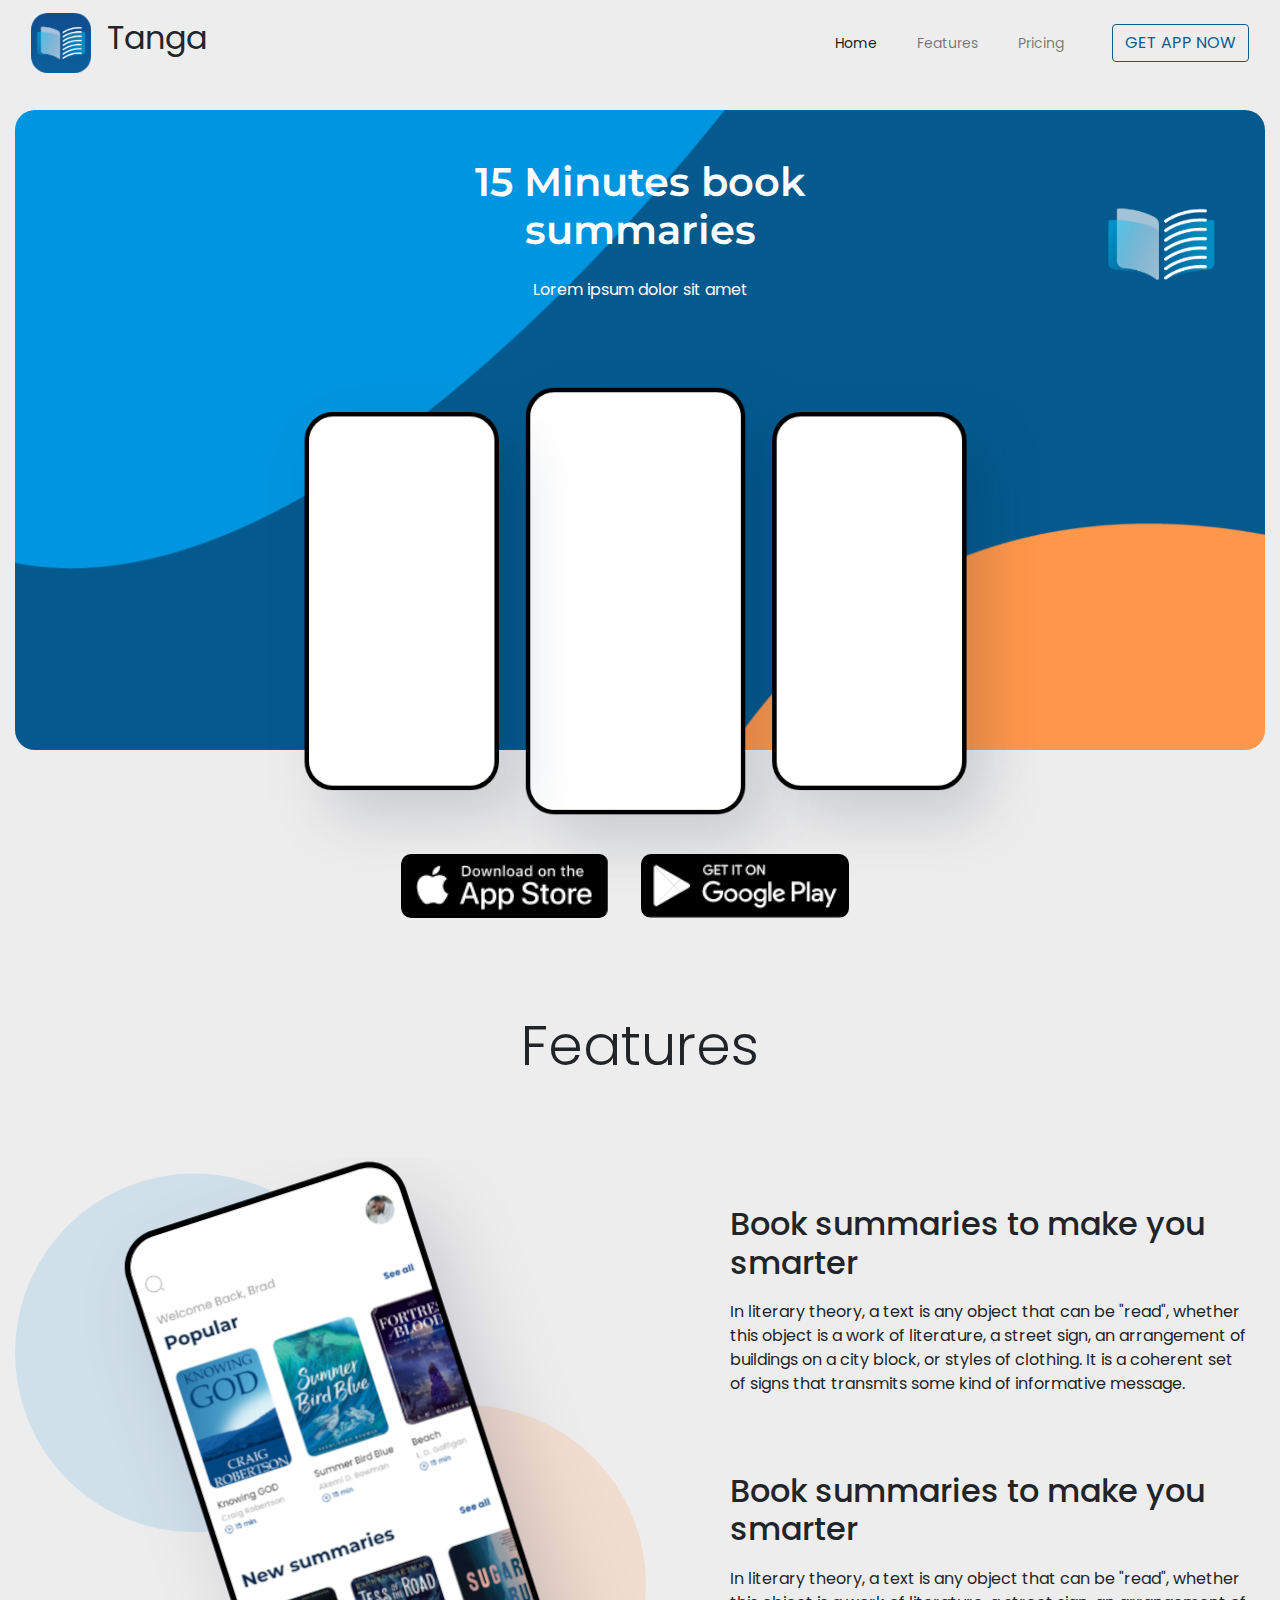
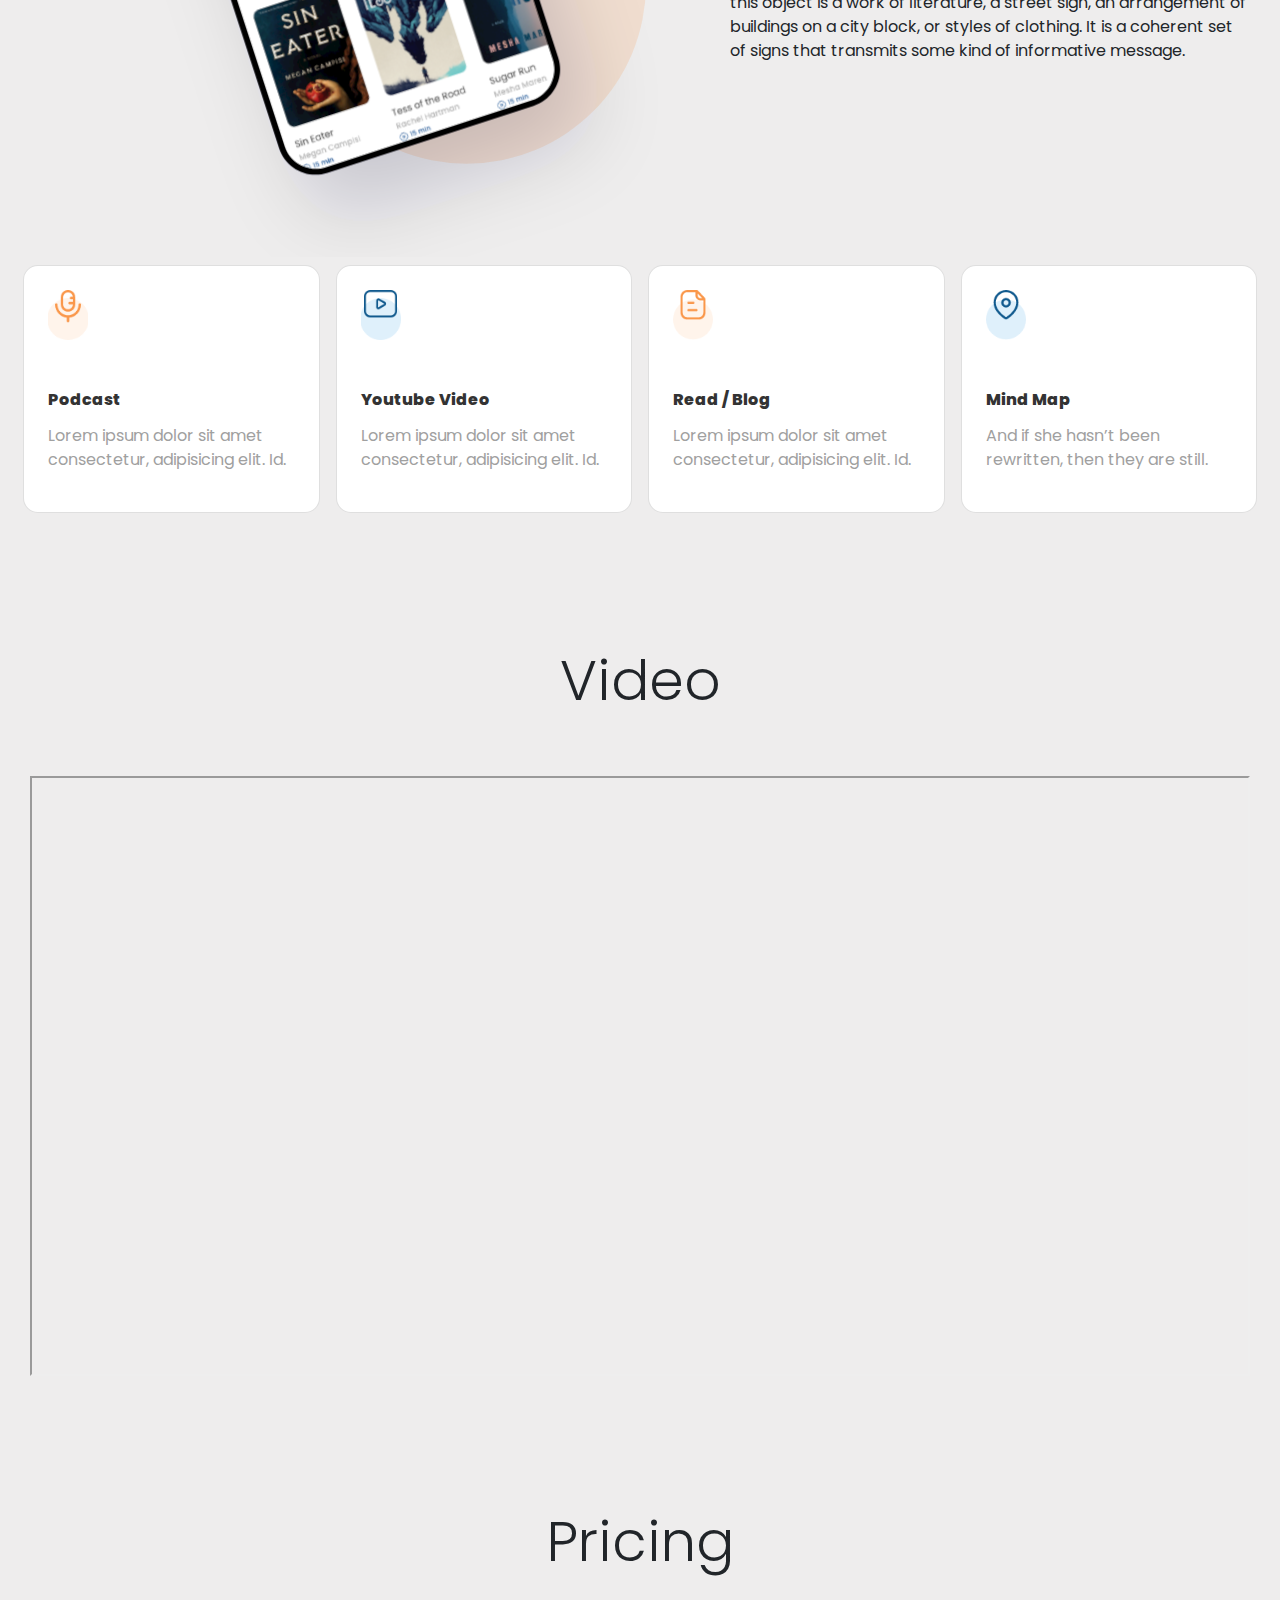
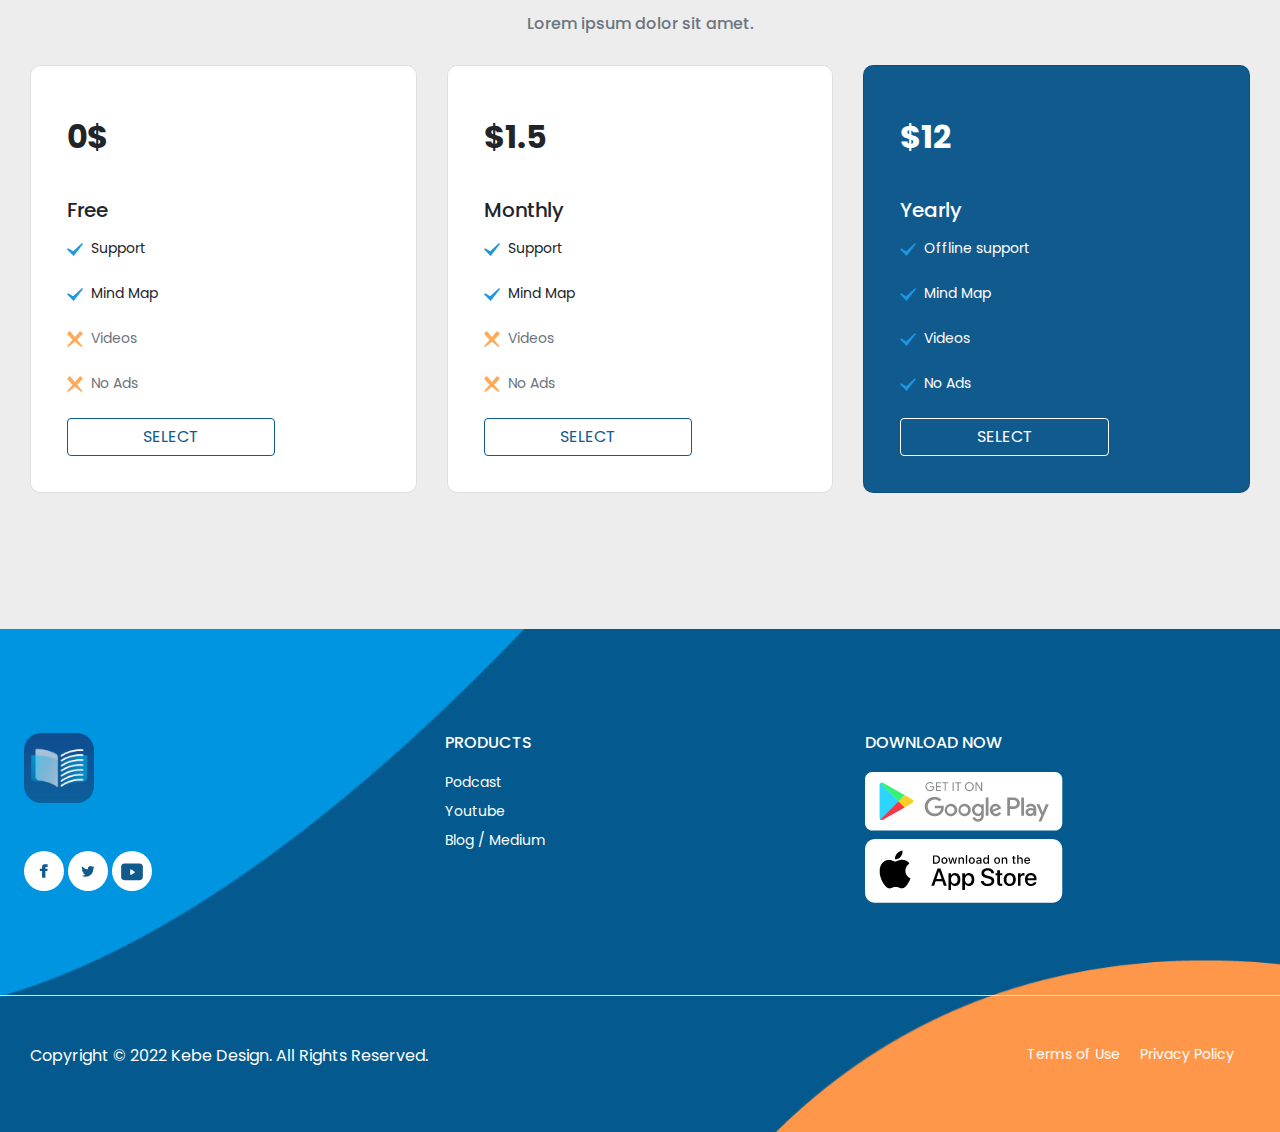
<file: index.html>
<!DOCTYPE html>
<html lang="en">

<head>
  <meta charset="UTF-8">
  <meta http-equiv="X-UA-Compatible" content="IE=edge">
  <meta name="viewport" content="width=device-width, initial-scale=1.0">
  <meta name="keyword" content="">
  <!--here is where you change the keywords-->
  <meta name="description" content="">
  <!--here is where you change the description-->
  <link rel="stylesheet" href="https://maxcdn.bootstrapcdn.com/bootstrap/4.0.0/css/bootstrap.min.css"
    integrity="sha384-Gn5384xqQ1aoWXA+058RXPxPg6fy4IWvTNh0E263XmFcJlSAwiGgFAW/dAiS6JXm" crossorigin="anonymous">
  <link rel="stylesheet" href="./css/index.css">
  <title>Domain for sale</title>
</head>

<body>

  <div class="container">
    <nav id="home" class="navbar navbar-expand-md navbar-light mb-4 ">
      <a class="navbar-brand" href="#">
        <img src="public/img/1_hero/logo_1.png" width="60" height="60" alt="">
      </a>
      <h2 class="my-0  font-weight-normal">Tanga</h2>
      <button class="navbar-toggler" type="button" data-toggle="collapse" data-target="#navbarsExample04"
        aria-controls="navbarsExample04" aria-expanded="false" aria-label="Toggle navigation">
        <span class="navbar-toggler-icon"></span>
      </button>

      <div class="collapse navbar-collapse justify-content-end " id="navbarsExample04">
        <ul class="navbar-nav mr-3">
          <li class="nav-item active pr-4">
            <a class="nav-link" href="#home">Home <span class="sr-only">(current)</span></a>
          </li>
          <li class="nav-item pr-4">
            <a class="nav-link" href="#features">Features</a>
          </li>
          <li class="nav-item pr-4">
            <a class="nav-link" href="#pricing">Pricing</a>
          </li>
        </ul>
        <a class="btn btn-outline-primary btn-primary " href="#">GET APP NOW</a>
      </div>
    </nav>

    <div class="backgroung_image">
      <div class="position-absolute book-logo">
        <img src="public/img/1_hero/book-Logo.png" alt="">
      </div>
      <div class="p-5 container_css bg-image text-white">
        <div class="row justify-content-center align-items-center">
          <h1 class="text-center header-text">15 Minutes book <br>
            summaries</h1>
        </div>
        <div class="row justify-content-center mt-3 ">
          <p>Lorem ipsum dolor sit amet</p>
        </div>
        <div class="triple-screen d-flex justify-content-center align-items-center mt-3">
          <img src="public/img/1_hero/Triples_screens.png" alt="">
        </div>
      </div>
    </div>


    <div class="container G-play-img-container">
      <div class="row justify-content-center col-12 mb-5 mt-5">
        <img src="public/img/2_features_section/Download_on_the_store.png" alt="" class="mx-3 my-2">
        <img src="public/img/2_features_section/get_it_on_google_black.png" alt="" class="mx-3 my-2">
      </div>
    </div>

    <div id="features" class="container">
      <div class="row justify-content-center pt-2">
        <h1 class=" mb-5 display-4">Features</h1>
      </div>
      <div class="row justify-content-center   row-image-feature" >

        <img src="public/img/2_features_section/Group 13.svg" alt="" class="feature-img">

        <div class="col feature_list mt-5">
          <div>
          <h2>Book summaries to make you smarter</h2>
          <p>In literary theory, a text is any object that can be "read", whether this object is a work of literature, a street sign, an arrangement of buildings on a city block, or styles of clothing. It is a coherent set of signs that transmits some kind of informative message.</p>
          </div>
            <div class="feature_list1">
          <h2>Book summaries to make you smarter</h2>
          <p>In literary theory, a text is any object that can be "read", whether this object is a work of literature, a street sign, an arrangement of buildings on a city block, or styles of clothing. It is a coherent set of signs that transmits some kind of informative message.</p>
         </div>
        </div>
      </div>
    </div>

    <div class="container">
      <div class="row mb-5">
        <div class="col-lg-3 col-sm-6 col-12 p-2 ">
          <div class="card section_box">
            <div class="card-header bg-transparent p-4 feature_section">
              <img src="public/img/2_features_section/podcast_icon.png" width="40" height="50" alt="">
            </div>
            <div class="card-body p-4">
              <p class="card-title pricing-card-title pricing-card-header">Podcast</p>
              <p class="pricing-card-text">Lorem ipsum dolor sit amet consectetur, adipisicing elit. Id.</p>
            </div>
          </div>
        </div>
        <div class="col-lg-3 col-sm-6 col-12 p-2 ">
          <div class="card section_box">
            <div class="card-header bg-transparent p-4 feature_section">
              <img src="public/img/2_features_section/youtube_icon.png" width="40" height="50" alt="">
            </div>
            <div class="card-body p-4">
              <p class="card-title pricing-card-title pricing-card-header">Youtube Video</p>
              <p class="pricing-card-text">Lorem ipsum dolor sit amet consectetur, adipisicing elit. Id.</p>
            </div>
          </div>
        </div>
        <div class="col-lg-3 col-sm-6 col-12 p-2 ">
          <div class="card section_box">
            <div class="card-header bg-transparent p-4 feature_section">
              <img src="public/img/2_features_section/blog_icon.png" width="40" height="50" alt="">
            </div>
            <div class="card-body p-4">
              <p class="card-title pricing-card-title pricing-card-header">Read / Blog</p>
              <p class="pricing-card-text">Lorem ipsum dolor sit amet consectetur, adipisicing elit. Id.</p>
            </div>
          </div>
        </div>
        <div class="col-lg-3 col-sm-6 col-12 p-2 ">
          <div class="card section_box">
            <div class="card-header bg-transparent p-4 feature_section">
              <img src="public/img/2_features_section/map_icon.png" width="40" height="50" alt="">
            </div>
            <div class="card-body p-4">
              <p class="card-title pricing-card-title pricing-card-header">Mind Map</p>
              <p class="pricing-card-text">And if she hasn’t been rewritten, then they are still.</p>
            </div>
          </div>
        </div>
      </div>

    </div>

    <div id="video"  class=" px-3 py-3 pt-md-5 pb-md-4 mx-auto text-center mt-5">
      <h1 class="display-4">Video</h1>
    </div>
    <div class="container">
      <iframe width="100%" height="600"
              src="https://www.youtube.com/embed/tgbNymZ7vqY">
      </iframe>
    </div>

    <div id="pricing"  class=" px-3 py-3 pt-md-5 pb-md-4 mx-auto text-center mt-5">
      <h1 class="display-4">Pricing</h1>
      <h6 class=" text-muted">Lorem ipsum dolor sit amet.</h6>
    </div>

    <div class="container pb-5 mb-5">
      <div class="card-deck mb-3 row justify-content-center justify-content-md-center">
        <div class="card mb-4 col-md-4 p-3 pricing-card">
          <div class="card-header pricing-header mt-4">
            <h2 class="my-0 font-weight-bold">0$</h2>
          </div>
          <div class="card-body  pricing_list">
            <h5 class="card-title pricing-card-title">Free</h5>
            <ul class=" mt-3 mb-4">
              <li class="mb-4 avialable"> <img src="public/img/3_pricing_section/check_true.svg"> &nbsp;Support</li>
              <li class="mb-4 avialable"> <img src="public/img/3_pricing_section/check_true.svg"> &nbsp;Mind Map</li>
              <li class="mb-4 not_avialable text-muted"> <img src="public/img/3_pricing_section/check_false.svg"> &nbsp;Videos
              </li>
              <li class="mb-4 not_avialable text-muted"> <img src="public/img/3_pricing_section/check_false.svg"> &nbsp;No Ads
              </li>
            </ul>
            <button type="button" class="btn btn-md btn-outline-primary btn-primary col-8">SELECT</button>
          </div>
        </div>
        <div class="card mb-4 col-md-4 p-3 pricing-card">
          <div class="card-header pricing-header mt-4">
            <h2 class="my-0 font-weight-bold">$1.5</h2>
          </div>
          <div class="card-body  pricing_list">
            <h5 class="card-title pricing-card-title">Monthly</h5>
            <ul class=" mt-3 mb-4">
              <li class="mb-4 avialable"> <img src="public/img/3_pricing_section/check_true.svg"> &nbsp;Support</li>
              <li class="mb-4 avialable"> <img src="public/img/3_pricing_section/check_true.svg"> &nbsp;Mind Map</li>
              <li class="mb-4 not_avialable text-muted"> <img src="public/img/3_pricing_section/check_false.svg"> &nbsp;Videos
              </li>
              <li class="mb-4 not_avialable text-muted"> <img src="public/img/3_pricing_section/check_false.svg"> &nbsp;No Ads
              </li>
            </ul>
            <button type="button" class="btn btn-md btn-outline-primary btn-primary col-8">SELECT</button>
          </div>
        </div>
        <div class="card mb-4 col-md-4 p-3 pricing-card2">
          <div class="card-header pricing-header2 mt-4">
            <h2 class="my-0 font-weight-bold">$12</h2>
          </div>
          <div class="card-body pricing_list ">
            <h5 class="card-title  pricing-card-title">Yearly</h5>
            <ul class="mt-3 mb-4 ">
              <li class="mb-4 avialable"><img src="public/img/3_pricing_section/check_true.svg"> &nbsp;Offline support</li>
              <li class="mb-4 avialable"><img src="public/img/3_pricing_section/check_true.svg"> &nbsp;Mind Map</li>
              <li class="mb-4 avialable"><img src="public/img/3_pricing_section/check_true.svg"> &nbsp;Videos</li>
              <li class="mb-4 avialable"><img src="public/img/3_pricing_section/check_true.svg"> &nbsp;No Ads</li>
            </ul>
            <button type="button" class="btn btn-md  btn-outline-light btn-primary1 col-8">SELECT</button>
          </div>
        </div>

      </div>
    </div>
  </div>



  <footer class="footer-04 text-white" id="footerclass">
    <div class="container p-4">
      <div class="row">
        <div class="col-md-4 col-lg-4 mb-md-0 mb-4 logo">

          <img src="public/img/4_footer/logo.png" width="70" height="70" class="d-inline-block align-top" alt="">

          <ul class="list-unstyled mt-5">
            <img src="public/img/4_footer/facebook.svg" width="40" height="40">
            <img src="public/img/4_footer/twitter.svg" width="40" height="40">
            <img src="public/img/4_footer/youtube.svg" width="40" height="40">
          </ul>
        </div>

        <div class="col-md-4 mb-md-0 mb-4">
          <h6 class="footer-heading mb-3">PRODUCTS</h6>
          <ul class="list-unstyled">
            <li class="py-1 d-block"><a href="" class="text-white">Podcast</a></li>
            <li class="py-1 d-block"><a href="" class="text-white">Youtube</a></li>
            <li class="py-1 d-block"><a href="" class="text-white">Blog / Medium</a></li>
          </ul>
        </div>

        <div class="col-md-4 mb-md-0 mb-4">
          <h6 class="footer-heading mb-3">DOWNLOAD NOW</h6>
          <ul class="list-unstyled">
            <li class="py-1 d-block"><img src="public/img/4_footer/get-it-on-google-play_white.png"></li>
            <li class="py-1 d-block"><img src="public/img/4_footer/Download_on_the_store.png"></li>

          </ul>
        </div>

      </div>
    </div>

    <div class="w-100 mt-5 border-top py-5 container">
      <div class="container ">
        <div class="row">
          <div class="col-md-7">

            <p class="copyright">Copyright © 2022 Kebe Design. All Rights Reserved.</p>
          </div>
          <div class="col-md-5 text-md-right ">
            <ul class="mb-0 list-unstyled">
              <a class="mr-md-3 text-white" href="#">Terms of Use</a>
              <a class="mr-md-3 text-white" href="#">Privacy Policy</a>
            </ul>
          </div>
        </div>
      </div>
    </div>
  </footer>
  <script src="https://code.jquery.com/jquery-3.2.1.slim.min.js"
    integrity="sha384-KJ3o2DKtIkvYIK3UENzmM7KCkRr/rE9/Qpg6aAZGJwFDMVNA/GpGFF93hXpG5KkN"
    crossorigin="anonymous"></script>
  <script src="https://cdnjs.cloudflare.com/ajax/libs/popper.js/1.12.9/umd/popper.min.js"
    integrity="sha384-ApNbgh9B+Y1QKtv3Rn7W3mgPxhU9K/ScQsAP7hUibX39j7fakFPskvXusvfa0b4Q"
    crossorigin="anonymous"></script>
  <script src="https://maxcdn.bootstrapcdn.com/bootstrap/4.0.0/js/bootstrap.min.js"
    integrity="sha384-JZR6Spejh4U02d8jOt6vLEHfe/JQGiRRSQQxSfFWpi1MquVdAyjUar5+76PVCmYl"
    crossorigin="anonymous"></script>

</body>

</html>
</file>
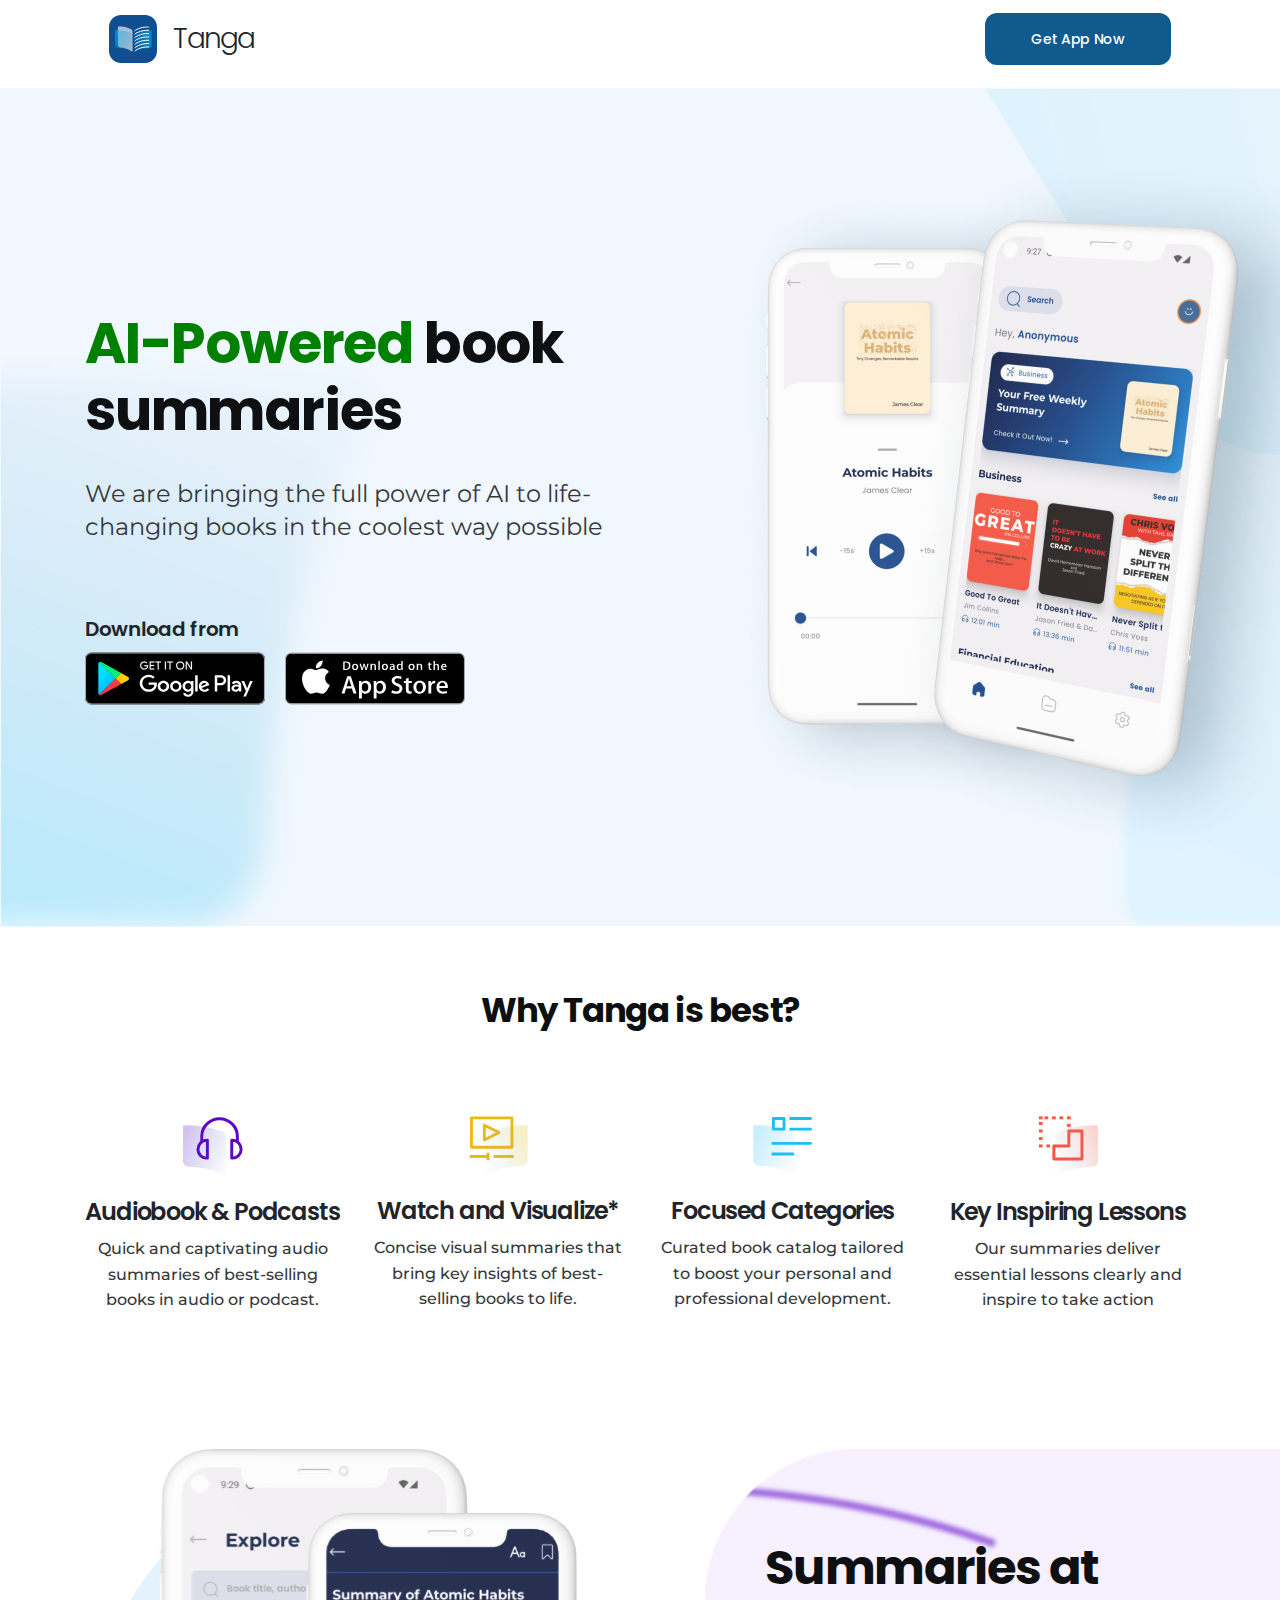
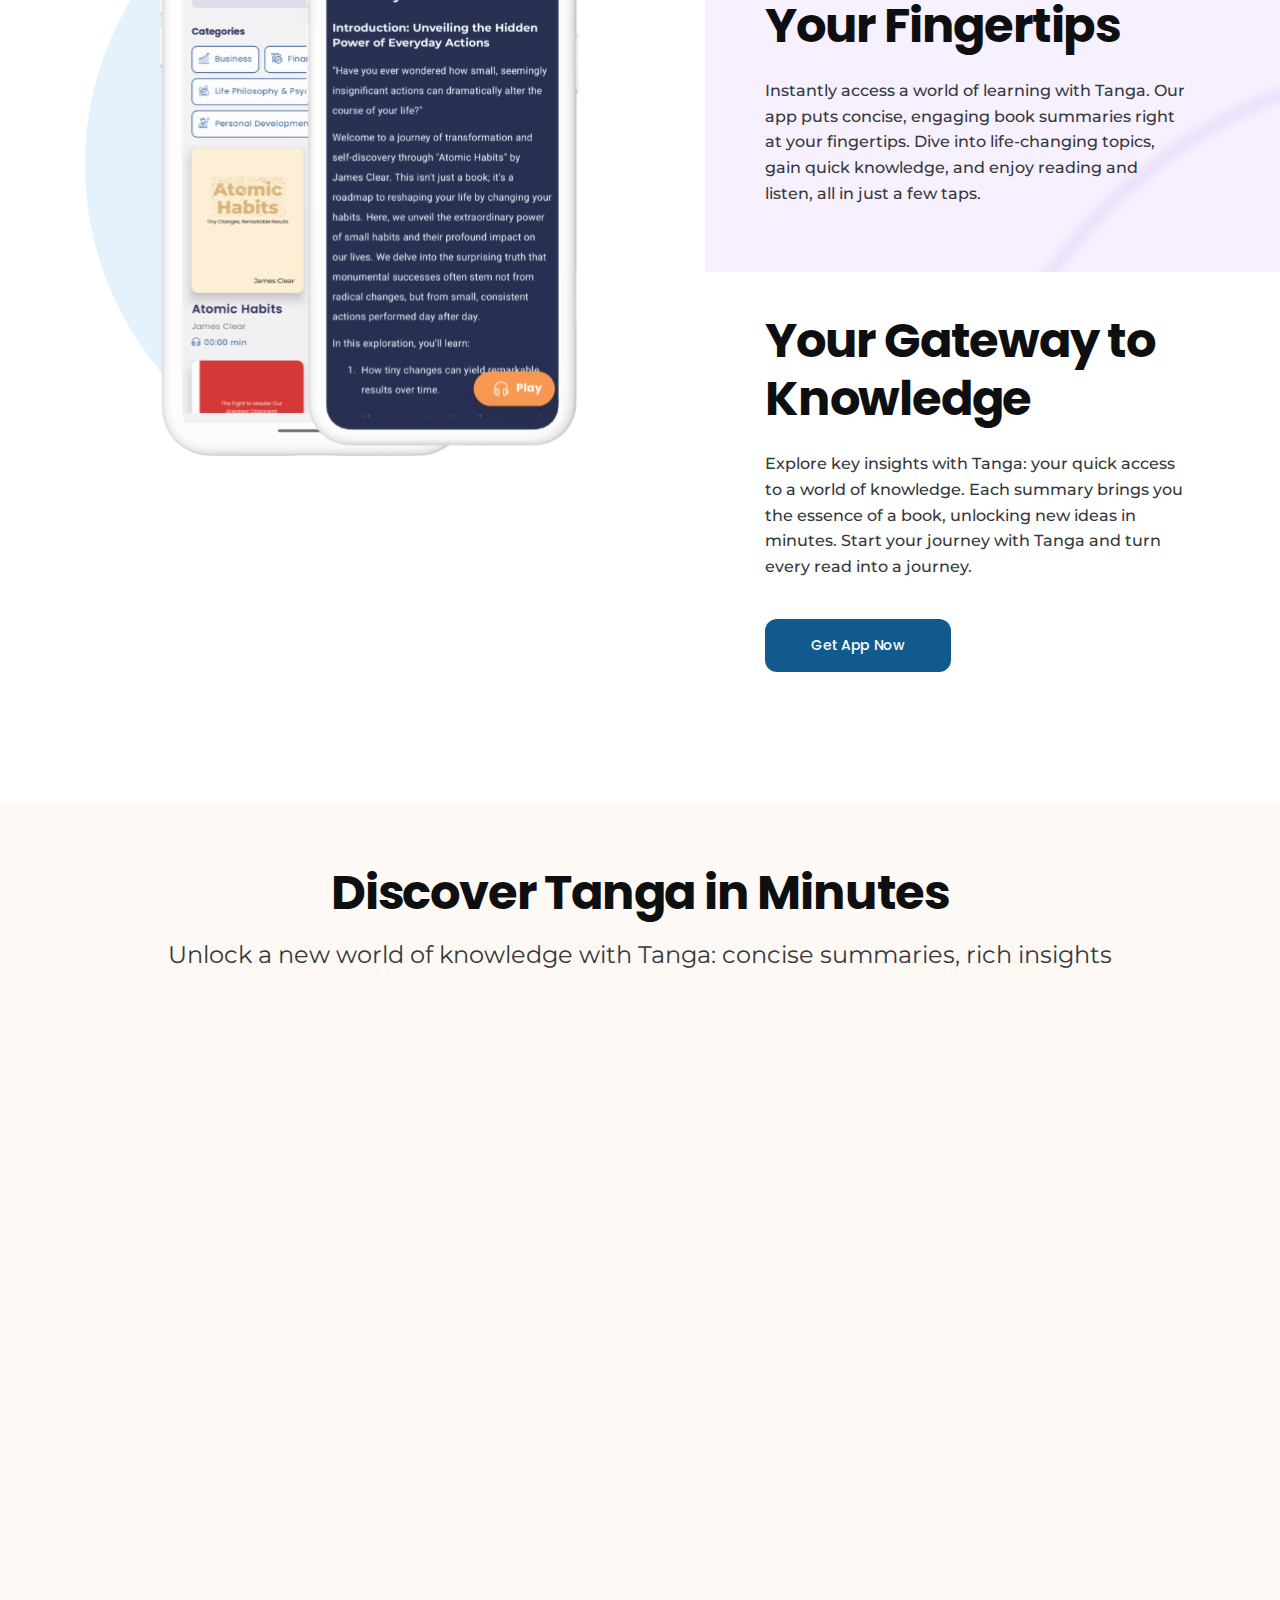
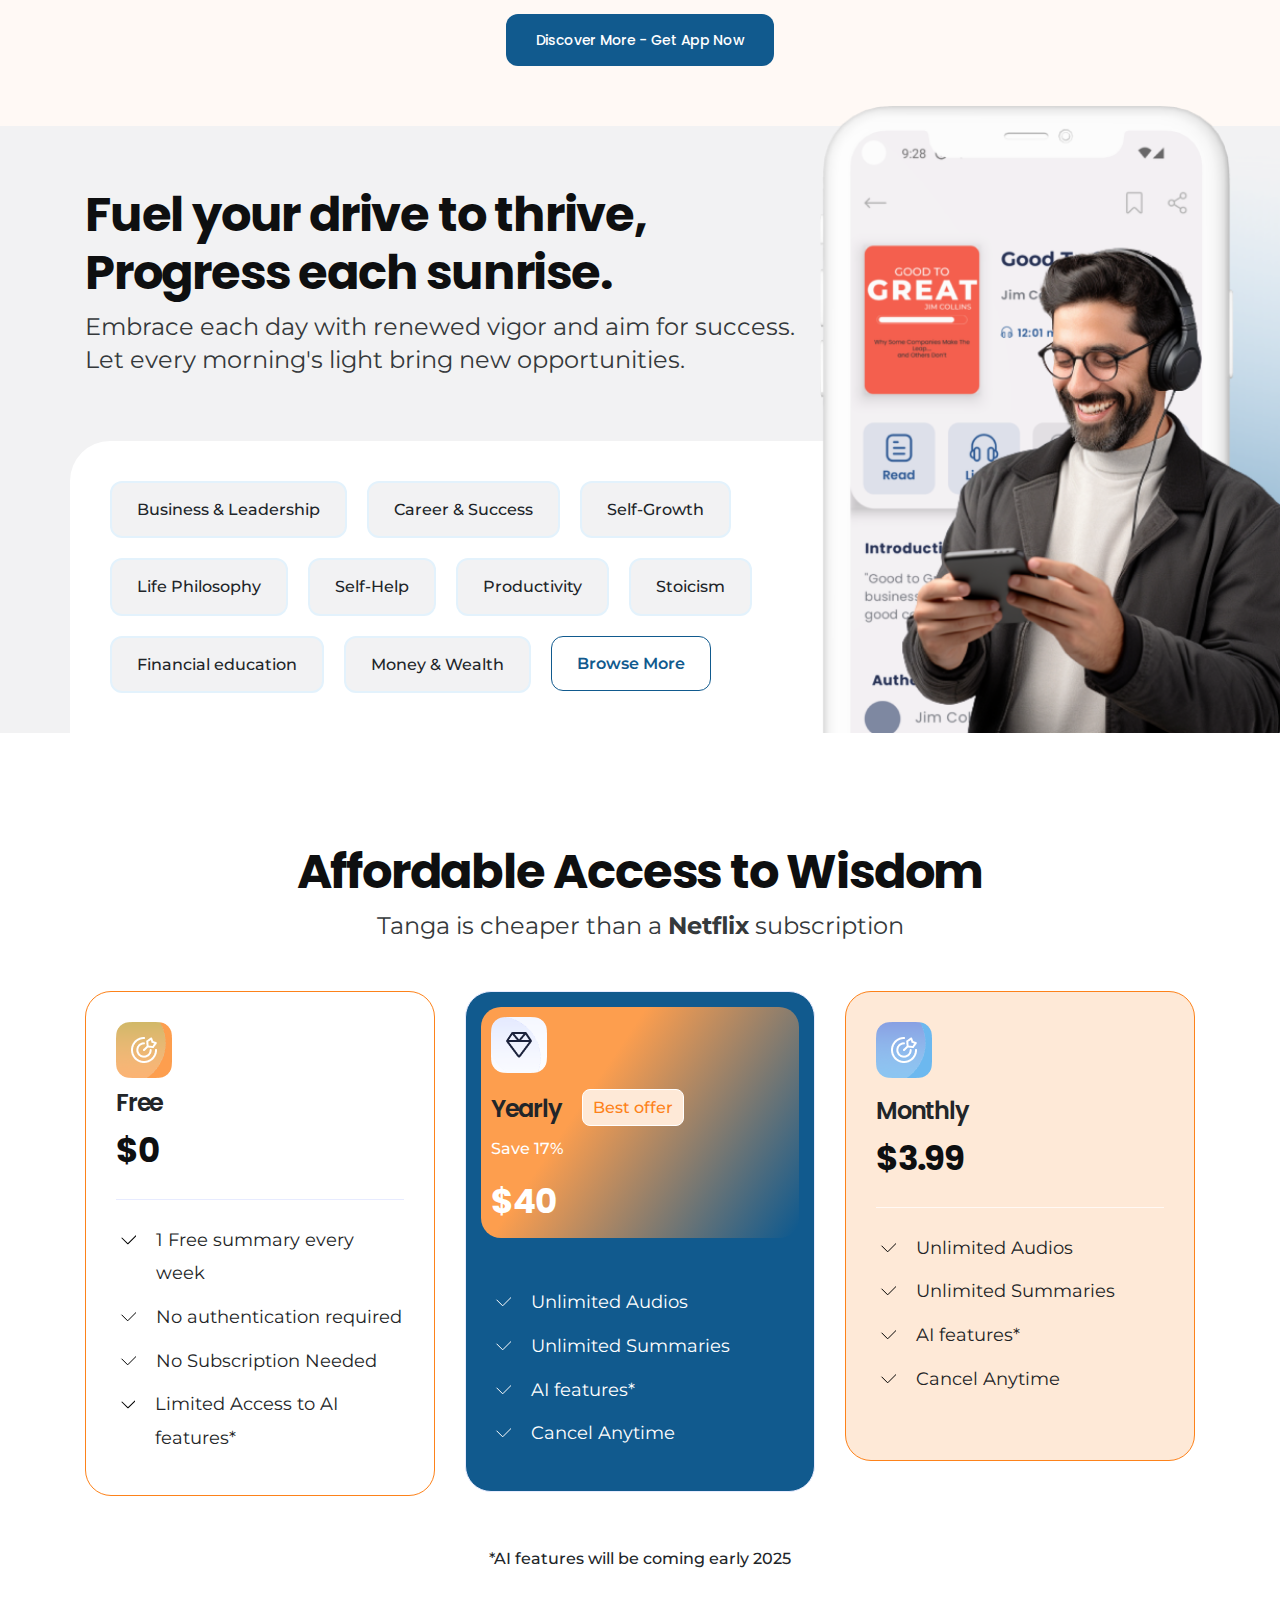
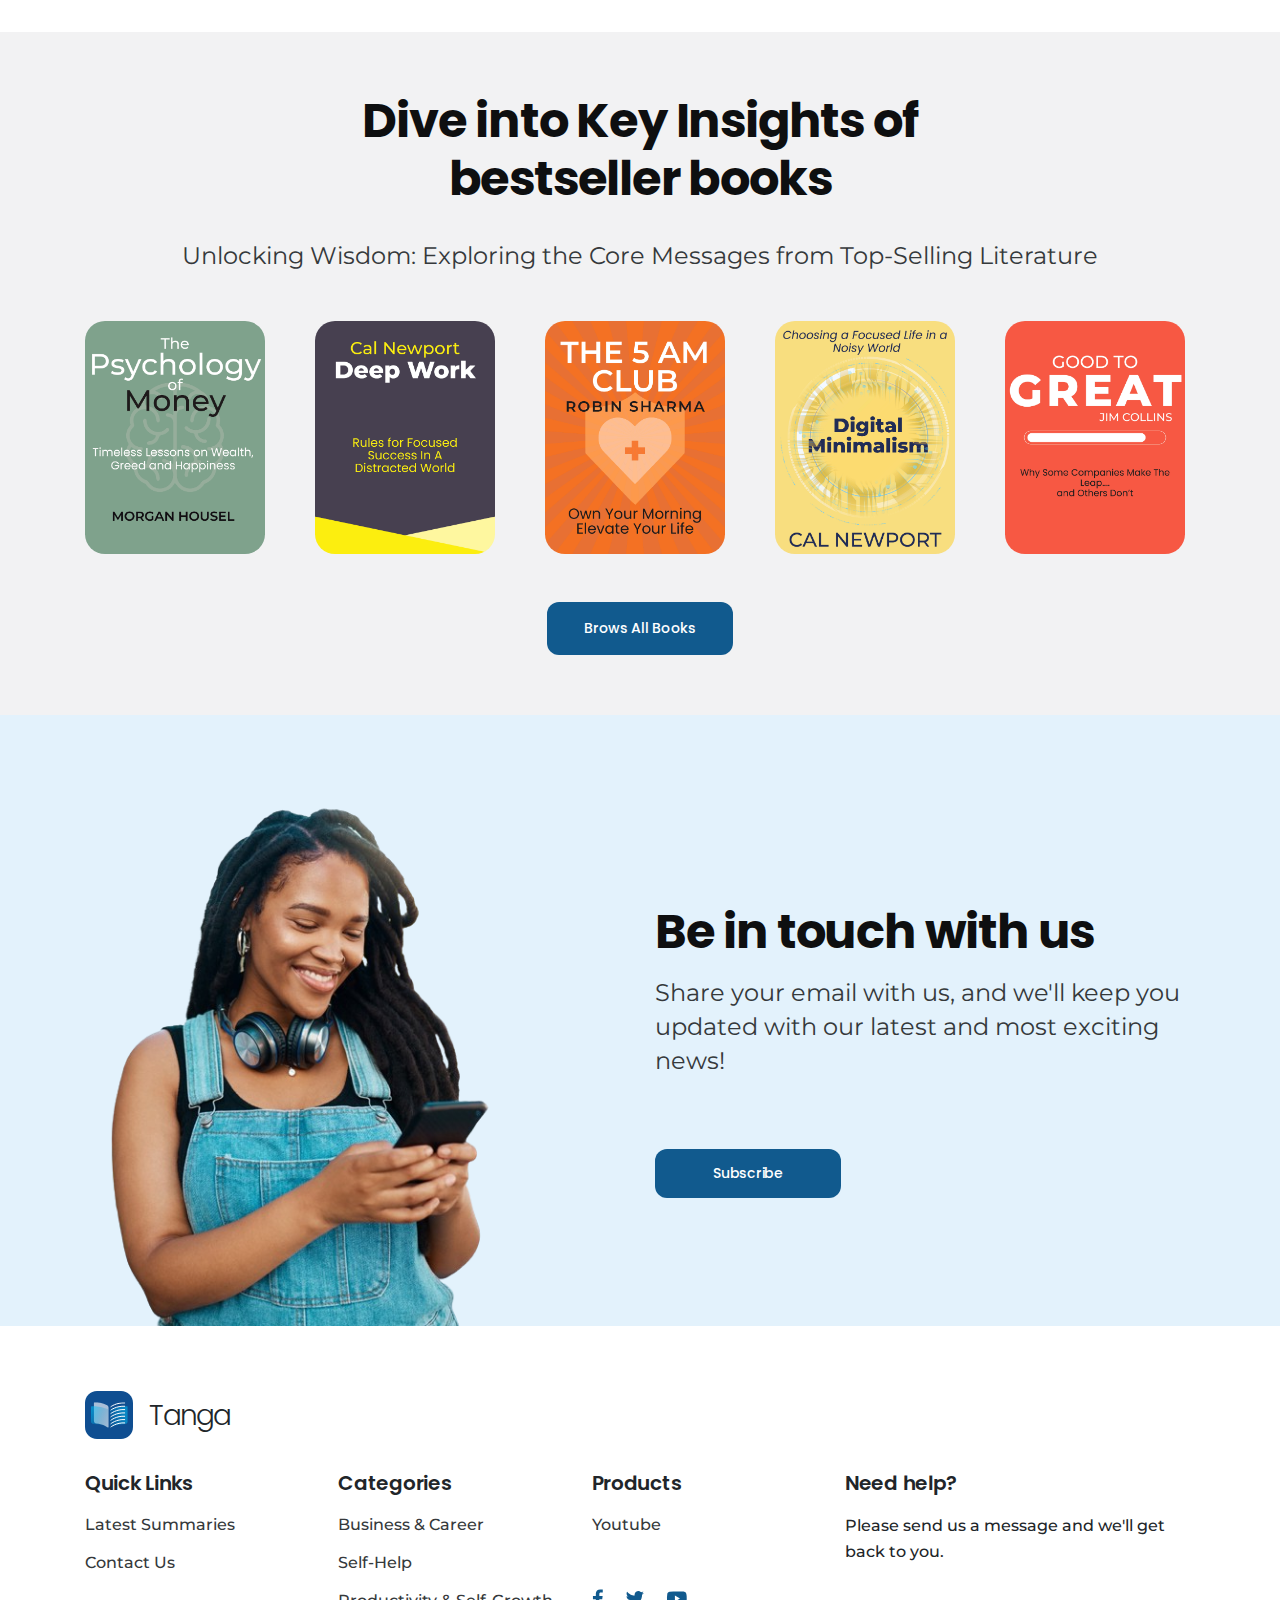
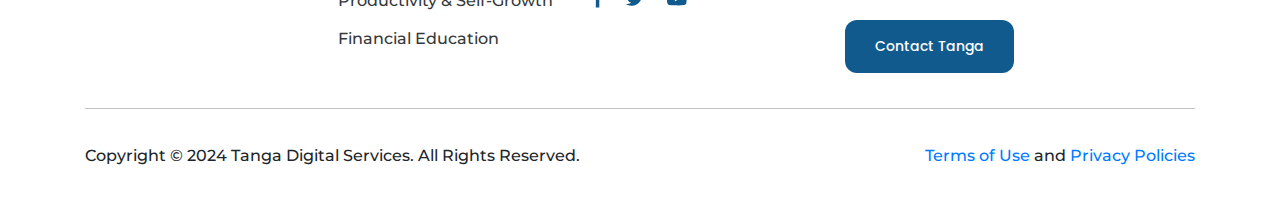
<file: public/index.html>
<html lang="en">
<head>
    <meta charset="UTF-8">
    <meta http-equiv="X-UA-Compatible" content="IE=edge">
    <meta name="viewport" content="width=device-width, initial-scale=1.0">
    <meta name="keyword" content="">
    <!--here is where you change the keywords-->
    <meta name="description" content="">
    <!--here is where you change the description-->
    <link rel="stylesheet" href="https://maxcdn.bootstrapcdn.com/bootstrap/4.0.0/css/bootstrap.min.css"
            integrity="sha384-Gn5384xqQ1aoWXA+058RXPxPg6fy4IWvTNh0E263XmFcJlSAwiGgFAW/dAiS6JXm" crossorigin="anonymous">
    <link rel="stylesheet" href="css/index.css">
    <link rel="shortcut icon" type="image/x-icon" href="img2/favicon.ico">
    <style>
    @import url('https://fonts.googleapis.com/css2?family=Montserrat:wght@200;300;400;500;600;700&family=Poppins:wght@200;300;400;500;600;700&display=swap');
    </style>
    <title>Tanga book summaries</title>
</head>
<body>
<div class="container">
    <nav id="home" class="navbar navbar-expand-md navbar-custom-padding navbar-light pl-lg-4 pr-lg-4">
        <div class="align-items-center d-flex pr-4">
            <a class="navbar-brand" href="#">
                <img src="img2/1_hero/tanga_logo.svg" width="48" height="48" alt="">
            </a>
            <h2 class="my-0  font-weight-light tanga-title">Tanga</h2>
        </div>
        <button class="navbar-toggler" type="button" data-toggle="collapse" data-target="#navbarsExample04"
                aria-controls="navbarsExample04" aria-expanded="false" aria-label="Toggle navigation">
          <span class="navbar-toggler-icon"></span>
        </button>
        <div class="collapse navbar-collapse justify-content-between " id="navbarsExample04">
          <ul class="navbar-nav mr-3">
            <!--<li class="nav-item active pr-4">
              <a class="nav-link" href="#home">Home <span class="sr-only">(current)</span></a>
            </li>
            <li class="nav-item pr-4">
              <a class="nav-link" href="#features">Features</a>
            </li>
            <li class="nav-item pr-4">
              <a class="nav-link" href="#pricing">Pricing</a>
            </li>-->
          </ul>
          <a class="btn-lg b" href="https://play.google.com/store/apps/details?id=app.books.tanga" target="_blank">Get App Now</a>
        </div>
    </nav>
</div>
<section class="welcome-section">
    <div class="container">
        <div class="row align-items-center">
            <div class="col-lg-6 col-md-6 col-sm-12">
                <div class="heading">
<!--                    <h1 class="mb-10">Simple, Focused, AI-Powered book summaries</h1>-->
                    <!-- HTML -->
                    <h1 class="mb-10" style="font-size: 3.5rem;">
                        <span class="word word-three" style="color: green;">AI-Powered</span>
                        book summaries
                    </h1>

                    <br>
                    <p class="sub-title-text text-grey">We are bringing the full power of AI to life-changing books in the coolest way possible</p>
                </div>
                <div class="app-download">
                    <h6>Download from</h6>
                    <div class="app-link">
                        <a href="https://play.google.com/store/apps/details?id=app.books.tanga" target="_blank"><img width="100%" src="img2/1_hero/g-play-store.svg" alt=""></a>
                        <a href="https://apps.apple.com/sn/app/tanga-book-summaries/id6740287424" target="_blank"><img width="100%" src="img2/1_hero/app-store.svg" alt=""></a>
                    </div>

                </div>
            </div>
            <div class="col-lg-6 col-md-6 col-sm-12">
                <div class="mobile-screen">
                    <img src="img2/1_hero/mobile-screen.png" alt="">
                </div>
            </div>
        </div>
    </div>
</section>
<section class="why-tanga-section">
    <div class="container">
        <h4 class="text-center">Why Tanga is best?</h4>
        <div class="row">
            <div class="col-lg-3 col-md-3 col-sm-12">
                <div class="best-card text-center">
                    <div class="icon">
                        <img width="60px" src="img2/2_why_tanga_section/audio.svg" alt="">
                    </div>
                    <h5>Audiobook & Podcasts</h5>
                    <p class="text-sm text-grey">Quick and captivating audio summaries of best-selling books in audio or podcast.</p>
                </div>
            </div>
            <div class="col-lg-3 col-md-3 col-sm-12">
                <div class="best-card text-center">
                    <div class="icon">
                        <img width="60px" src="img2/2_why_tanga_section/video.svg" alt="">
                    </div>
                    <h5>Watch and Visualize*</h5>
                    <p class="text-sm text-grey">Concise visual summaries that bring key insights of best-selling books to life.</p>
                </div>
            </div>
            <div class="col-lg-3 col-md-3 col-sm-12">
                <div class="best-card text-center">
                    <div class="icon">
                        <img width="60px" src="img2/2_why_tanga_section/text.svg" alt="">
                    </div>
                    <h5>Focused Categories</h5>
                    <p class="text-sm text-grey ">Curated book catalog tailored to boost your personal and professional development.</p>
                </div>
            </div>
            <div class="col-lg-3 col-md-3 col-sm-12">
                <div class="best-card text-center">
                    <div class="icon">
                        <img width="60px" src="img2/2_why_tanga_section/visual.svg" alt="">
                    </div>
                    <h5>Key Inspiring Lessons</h5>
                    <p class="text-sm text-grey">Our summaries deliver essential lessons clearly and inspire to take action</p>
                </div>
            </div>
        </div>
    </div>
</section>
<section class="detail-section">
    <div class="container">
        <div class="row">
            <div class="col-lg-6 col-md-6 col-sm-12">
                <div class=" mb-lg-0 mb-md-0 mb-sm-4 mb-4">
                    <img width="100%" src="img2/2_why_tanga_section/detail-screen.svg" alt="">
                </div>
            </div>
            <div class="col-lg-6 col-md-6 col-sm-12">
                <div class="detail-info backgroud">
                    <h3 class="mb-lg-4 mb-md-3">Summaries at Your Fingertips</h3>
                    <p class="text-sm text-grey">Instantly access a world of learning with Tanga. Our app puts concise, engaging book summaries right at your fingertips. Dive into life-changing topics, gain quick knowledge, and enjoy reading and listen, all in just a few taps.</p>
                </div>
                <div class="detail-info normal">
                    <h3 class="mb-lg-4 mb-md-3">Your Gateway to Knowledge</h3>
                    <p class="text-sm text-grey detail-info-normal-description">Explore key insights with Tanga: your quick access to a world of knowledge. Each summary brings you the essence of a book, unlocking new ideas in minutes. Start your journey with Tanga and turn every read into a journey.</p>
                    <a href="https://play.google.com/store/apps/details?id=app.books.tanga" target="_blank" class="btn-lg b mt-2 mt-lg-4 mt-md-4 ">Get App Now</a>
                    <br><br><br><br>
                </div>
            </div>
        </div>
    </div>
</section>
<section class="discover-section text-center">
    <div class="container">
        <h3 class="mb-3">Discover Tanga in Minutes</h3>
        <p class="sub-title-text">Unlock a new world of knowledge with Tanga: concise summaries, rich insights</p>
        <br>
        <div class="embed-responsive embed-responsive-16by9 embedded mt-3 mt-lg-5 mt-md-4">
<!--            <iframe class="embed-responsive-item" src="https://www.youtube.com/embed/QoM4rx0wOc8?si=U_1xoNgou9lVPIbi?showinfo=0&modestbranding=1" title="Tanga Book Summaries" frameborder="0" allow="accelerometer; autoplay; clipboard-write; encrypted-media; gyroscope; picture-in-picture; web-share" allowfullscreen></iframe>-->
<!--            <iframe class="embed-responsive-item" src="https://www.youtube.com/embed/fzsMy0DmpXI?si=xKp5tQ5Ya-jC_Zdz?showinfo=0&modestbranding=1" title="YouTube video player" frameborder="0" allow="accelerometer; autoplay; clipboard-write; encrypted-media; gyroscope; picture-in-picture; web-share" allowfullscreen></iframe>-->
            <iframe class="embed-responsive-item" src="https://www.youtube.com/embed/0oaATw6yHgs?si=P6aewCSrH0aDCdpI" title="Tanga Book Summaries" frameborder="0" allow="accelerometer; autoplay; clipboard-write; encrypted-media; gyroscope; picture-in-picture; web-share" referrerpolicy="strict-origin-when-cross-origin" allowfullscreen></iframe>
        </div>

        <div class="text-center mt-lg-5 mt-md-5 mt-3">
            <a href="https://play.google.com/store/apps/details?id=app.books.tanga" target="_blank" class="btn-lg">Discover More - Get App Now</a>
        </div>
    </div>
</section>
<section class="category-section">
    <div class="container">
        <div class="row">
            <div class="col-lg-8 col-md-8 col-sm-12">
                <h3>Fuel your drive to thrive, Progress each sunrise.</h3>
                <p class="sub-title-text">Embrace each day with renewed vigor and aim for success. Let every morning's light bring new opportunities.</p>
            </div>
            <div class="category-card">
                <div class="row">
                    <div class="col-lg-9 col-md-10 col-sm-12">
                        <div class="category-list"> 
                            <div class="category-item text-sm">Business & Leadership</div>
                            <div class="category-item text-sm">Career & Success</div>
                            <div class="category-item text-sm">Self-Growth</div>
                            <div class="category-item text-sm">Life Philosophy</div>
                            <div class="category-item text-sm">Self-Help</div>
                            <div class="category-item text-sm">Productivity</div>
                            <div class="category-item text-sm">Stoicism</div>
                            <div class="category-item text-sm">Financial education</div>
                            <div class="category-item text-sm">Money & Wealth</div>
                            <a href="https://play.google.com/store/apps/details?id=app.books.tanga" target="_blank"><div class="category-item browser text-sm">Browse More</div></a>
                        </div>
                    </div>
                </div>
                <div class="explore-img">
                    <img width="100%" src="img2/4_category_section/category-explore.png" alt="">
                </div>
            </div>
        </div>
    </div>
</section>
<div class="white-space-height"></div>
<section class="pricing-section">
    <div class="container">
        <div class="text-center mb-4">
            <h3 class="mb-2">Affordable Access to Wisdom</h3>
            <p class="sub-title-text mb-sm-2 mb-md-4 mb-lg-5">Tanga is cheaper than a <b>Netflix</b> subscription</p>
        </div>
        <div class="row justify-content-center">
            <div class="col-lg-4 col-md-4 col-sm-8 col-xs-8">
                <div class="pricing-card first">
                    <div>
                        <div class="icon mb-3 mb-sm-2">
                            <img src="img2/5_pricing_section/free-icon.png" alt="">
                        </div>
                        <h5>Free</h5>
                        <h4>$0</h4>
                        <div class="pricing-include">
                            <ul class="mt-2 mt-2 pt-2 mt-lg-4 pt-lg-4 mt-md-4 pt-md-4 bdr-top">
                                <li>1 Free summary every week</li>
                                <li>No authentication required</li>
                                <li>No Subscription Needed</li>
                                <li>Limited Access to AI features*</li>
                            </ul>
                        </div>
                    </div>
                </div>
            </div>
            <div class="col-lg-4 col-md-4 col-sm-8">
                <div class="pricing-card third">
                    <div>
                        <div class="yearly-card">
                            <div class="icon mb-3">
                                <img src="img2/5_pricing_section/yearly-icon.png" alt="">
                            </div>
                            <div class="d-flex align-items-center best-offer">
                                <h5>Yearly</h5> <span class="best-offer-till text-sm">Best offer</span>
                            </div>
                            <p class="text-sm">Save 17%</p>
                            <h4>$40</h4>
                        </div>
                        <div class="pricing-include">
                            <ul class=" mt-2 pt-2 mt-lg-4 pt-lg-4 mt-md-4 pt-md-4">
                                <li>Unlimited Audios</li>
                                <li>Unlimited Summaries</li>
                                <li>AI features*</li>
                                <li>Cancel Anytime</li>
                            </ul>
                        </div>
                    </div>
                </div>
            </div>
            <div class="col-lg-4 col-md-4 col-sm-8">
                <div class="pricing-card second">
                    <div>
                        <div class="icon mb-3">
                            <img src="img2/5_pricing_section/monthly-icon.png" alt="">
                        </div>
                        <h5>Monthly</h5>
                        <h4>$3.99</h4>
                        <div class="pricing-include">
                            <ul class=" mt-2 pt-2 mt-lg-4 pt-lg-4 mt-md-4 pt-md-4 bdr-top-white">
                                <li>Unlimited Audios</li>
                                <li>Unlimited Summaries</li>
                                <li>AI features*</li>
                                <li>Cancel Anytime</li>
                            </ul>
                        </div>
                    </div>
                </div>
            </div>
        </div>
        <div class="white-space-height"></div>
        <p class="text-sm m-0 text-center">*AI features will be coming early 2025</p>
    </div>
</section>
<section class="product-section">
    <div class="container">
        <div class="row justify-content-center">
            <div class="col-lg-7 col-md-7 col-sm-12">
                <h3 class="text-center">Dive into Key Insights of bestseller books</h3>
            </div>
        </div>
        <br>
        <p class="sub-title-text text-center">Unlocking Wisdom: Exploring the Core Messages from Top-Selling Literature</p>
       <div class="product-list mt-lg-5 mb-lg-5 mb-md-4 mt-md-4 mb-sm-2 mt-sm-2">
            <div class="product-item">
                <img src="img2/6_product_section/The-Psychology-of-Money.jpg" alt="">
            </div>
            <div class="product-item">
                <img src="img2/6_product_section/Deep-Work-01.jpg" alt="">
            </div>
            <div class="product-item">
                <img src="img2/6_product_section/The-5-AM-Club-01.jpg" alt="">
            </div>
            <div class="product-item">
                <img src="img2/6_product_section/Digital-Minimalism-01.jpg" alt="">
            </div>
            <div class="product-item">
                <img src="img2/6_product_section/Good-To-Great-02.jpg" alt="">
            </div>
       </div>
       <div class="text-center mt-3 mt-md-4 mt-lg-5 mt-sm-4">
            <a href="https://tanga-web-app--tanga-d571c.us-central1.hosted.app" class="btn-lg b">Brows All Books</a>
        </div>
    </div>
</section>
<section class="contact-section">
    <div class="container">
        <div class="row align-items-center justify-content-center">
            <div class="col-lg-6 col-md-6 col-sm-10">
                <div class="contact-us-img">
                    <img width="90%" src="img2/7_contact_section/phone-contact-image.png" alt="">
                </div>
            </div>
            <div class="col-lg-6 col-md-6 col-sm-12">
                <div class="">
                    <h3 class="mb-lg-3 mb-lg-3 mb-sm-2">Be in touch with us</h3>
                    <p class="sub-title-text mb-lg-4 mb-md-4 mb-sm-2">Share your email with us, and we'll keep you updated with our latest and most exciting news!</p>
                    <br>
<!--                    <div class="form-field">
                        <input type="email" class="input-control" placeholder="Enter your email">
                    </div>-->
                    <div class="mt-lg-4 mt-md-4 mt-sm-3 mt-3">
                        <a href="https://form.jotform.com/242165018319554" target="_blank" class="btn-lg b">Subscribe</a>
                    </div>
                </div>
            </div>
        </div>
    </div>
</section>
<footer class="footer">
    <div class="container">
        <div class="align-items-center d-flex mb-5 mb-md-4 mb-sm-3">
            <a class="navbar-brand" href="#">
                <img src="img2/1_hero/tanga_logo.svg" width="48" height="48" alt="">
            </a>
            <h2 class="my-0  font-weight-light tanga-title">Tanga</h2>
        </div>
       <div class="footer-menu">
            <div class="row">
                <div class="col-lg-8 col-md-8 col-sm-12">
                    <div class="row">
                        <div class="col-lg-4 col-md-4 col-sm-4 col-6">
                            <div>
                                <h6>Quick Links</h6>
                                <ul>
                                    <li> <a href="https://tanga-web-app--tanga-d571c.us-central1.hosted.app/">Latest Summaries</a></li>
                                    <li><a href="https://form.jotform.com/242065602713550">Contact Us</a></li>
                                </ul>
                            </div>
                        </div>
                        <div class="col-lg-4 col-md-4 col-sm-4 col-6">
                            <div>
                                <h6>Categories</h6>
                                <ul>
                                    <li><a href="#">Business & Career</a></li>
                                    <li><a href="#">Self-Help</a></li>
                                    <li><a href="#">Productivity & Self-Growth</a></li>
                                    <li><a href="#">Financial Education</a></li>
                                </ul>
                            </div>
                        </div>
                        <div class="col-lg-4 col-md-4 col-sm-4 col-12">
                            <div>
                                <h6>Products</h6>
                                <div class="product-menu">
                                    <ul>
<!--                                        <li><a href="#">Podcast</a></li>-->
                                        <li><a href="https://www.youtube.com/@TangaBookSummaries" target="_blank">Youtube</a></li>
<!--                                        <li><a href="#">Blog / Medium</a></li>-->
                                        <li>&nbsp;</li>
                                        <li>
                                            <div class="social-icon">
                                                <a href="#"><img width="100%" src="img2/8_footer_section/facebook.svg" alt=""></a>
                                                <a href="#"><img width="100%" src="img2/8_footer_section/twitter.svg" alt=""></a>
                                                <a href="https://www.youtube.com/@TangaBookSummaries" target="_blank"><img width="100%" src="img2/8_footer_section/youtube.svg" alt=""></a>
                                            </div>
                                        </li>
                                    </ul>
                                    
                                </div>
                            </div>
                        </div>
                    </div>
                </div>
                <div class="col-lg-4 col-md-4 col-sm-12">
                    <div class="row">
                        <div class="col-lg-12 col-md-12 col-sm-12">
                            <div>
                                <h6>Need help?</h6>
                                <p class="text-sm">Please send us a message and we'll get back to you.</p>
                                <br>
<!--                                <div>
                                    <input type="email" class="input-control" placeholder="Enter your email">
                                </div>-->
                                <div class="mt-4 mt-sm-3">
                                    <a href="https://form.jotform.com/242065602713550" target="_blank" class="btn-lg">Contact Tanga</a>
                                </div>
                            </div>
                        </div>
                    </div>
                </div>
            </div>
       </div>
       <div class="d-flex justify-content-between pt-3 pt-sm-1 pb-1 copyright-section">
            <p class="text-sm m-0">Copyright © 2024 Tanga Digital Services. All Rights Reserved.</p>
            <p class="text-sm m-0"><a href="terms_and_conditions.html">Terms of Use </a>and <a href="privacy_policy.html">Privacy Policies</a></p>
       </div>
    </div>
</footer>
    

<script src="https://code.jquery.com/jquery-3.2.1.slim.min.js"
integrity="sha384-KJ3o2DKtIkvYIK3UENzmM7KCkRr/rE9/Qpg6aAZGJwFDMVNA/GpGFF93hXpG5KkN"
crossorigin="anonymous"></script>
<script src="https://cdnjs.cloudflare.com/ajax/libs/popper.js/1.12.9/umd/popper.min.js"
integrity="sha384-ApNbgh9B+Y1QKtv3Rn7W3mgPxhU9K/ScQsAP7hUibX39j7fakFPskvXusvfa0b4Q"
crossorigin="anonymous"></script>
<script src="https://maxcdn.bootstrapcdn.com/bootstrap/4.0.0/js/bootstrap.min.js"
integrity="sha384-JZR6Spejh4U02d8jOt6vLEHfe/JQGiRRSQQxSfFWpi1MquVdAyjUar5+76PVCmYl"
crossorigin="anonymous"></script>
</body>
</html>
</file>
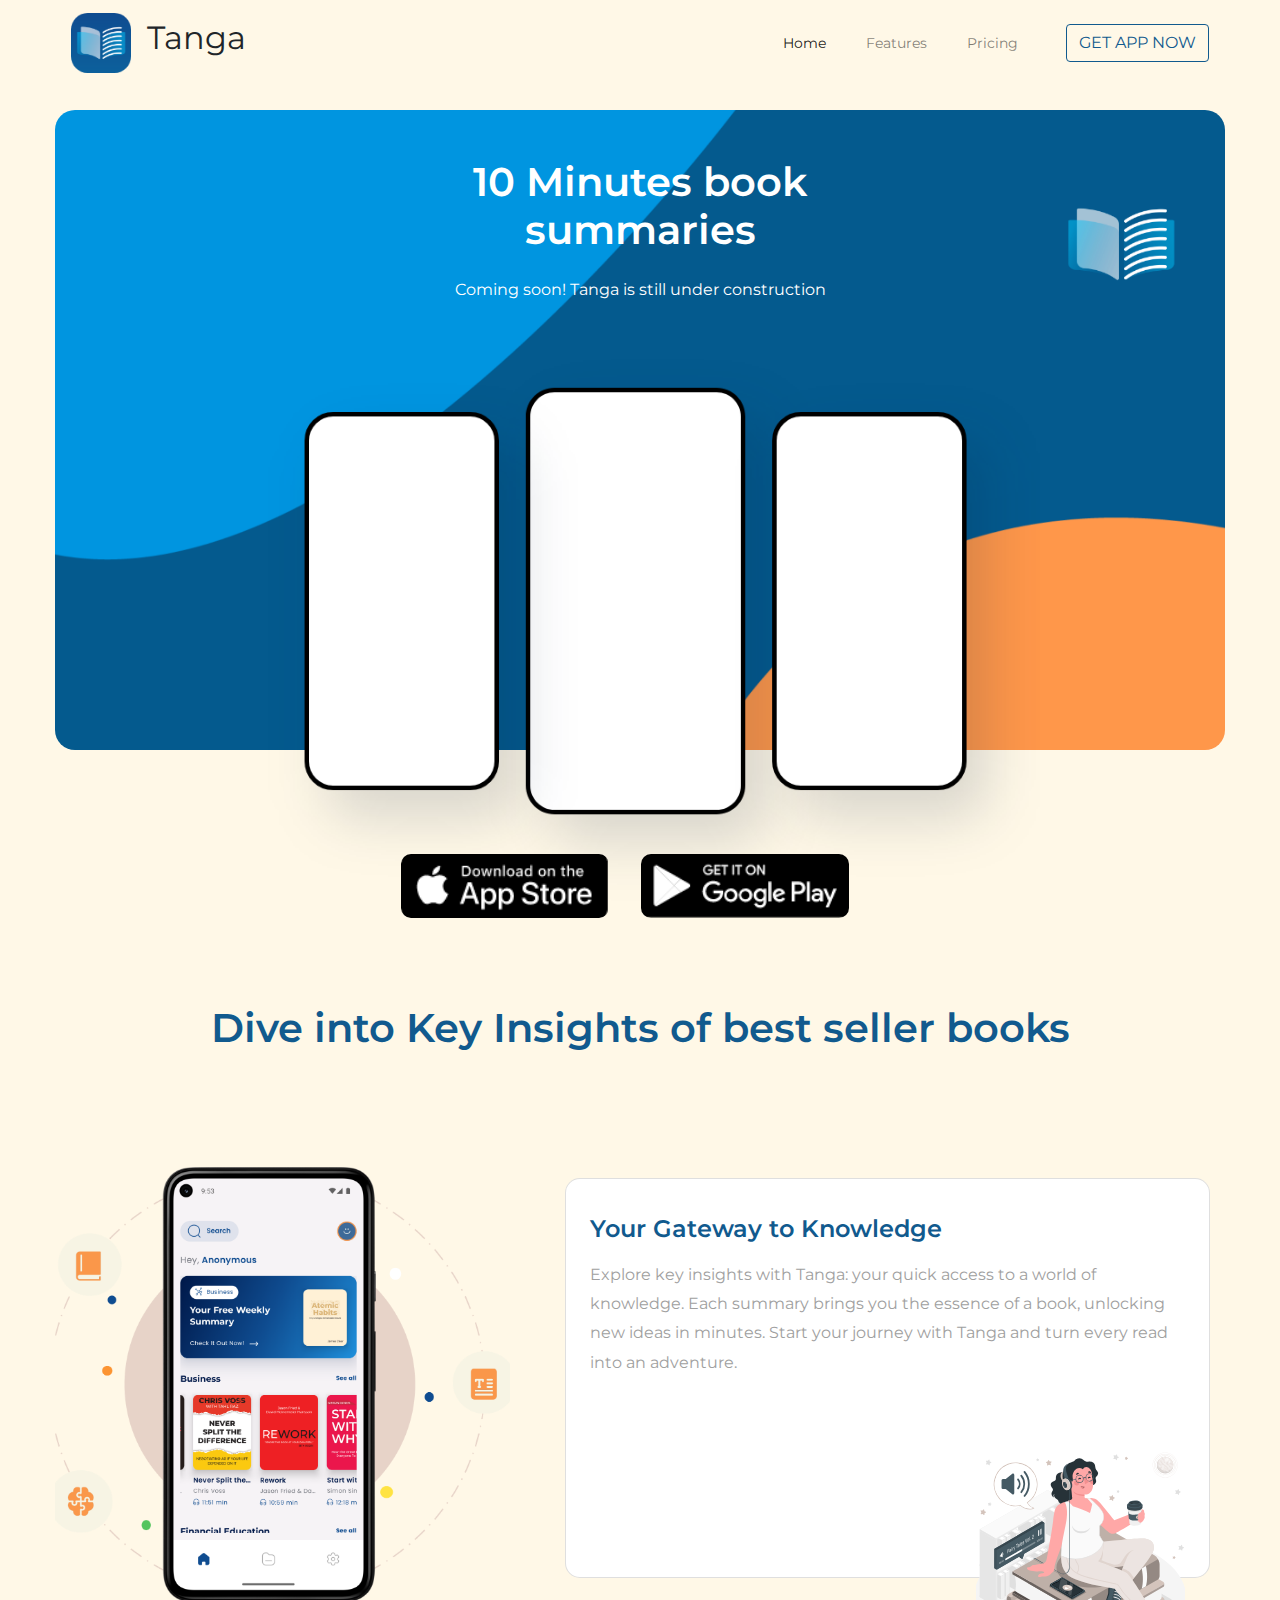
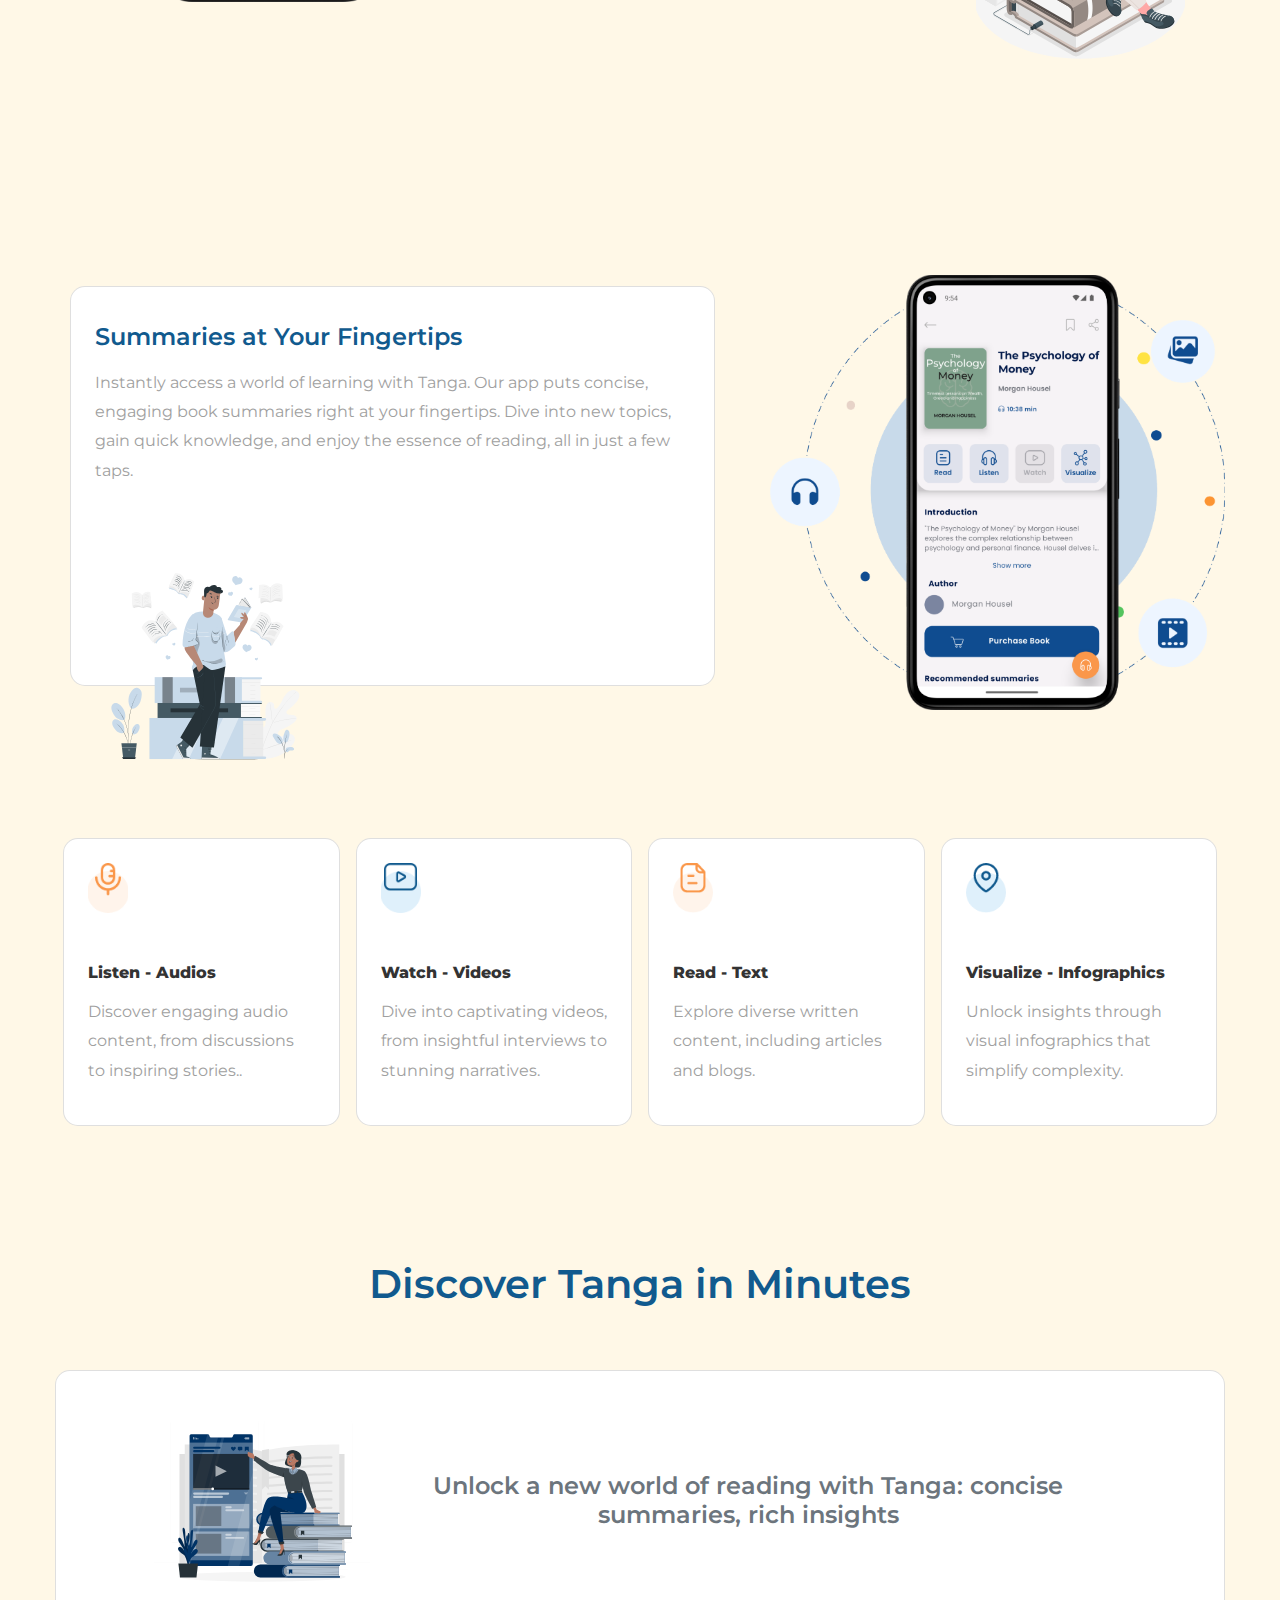
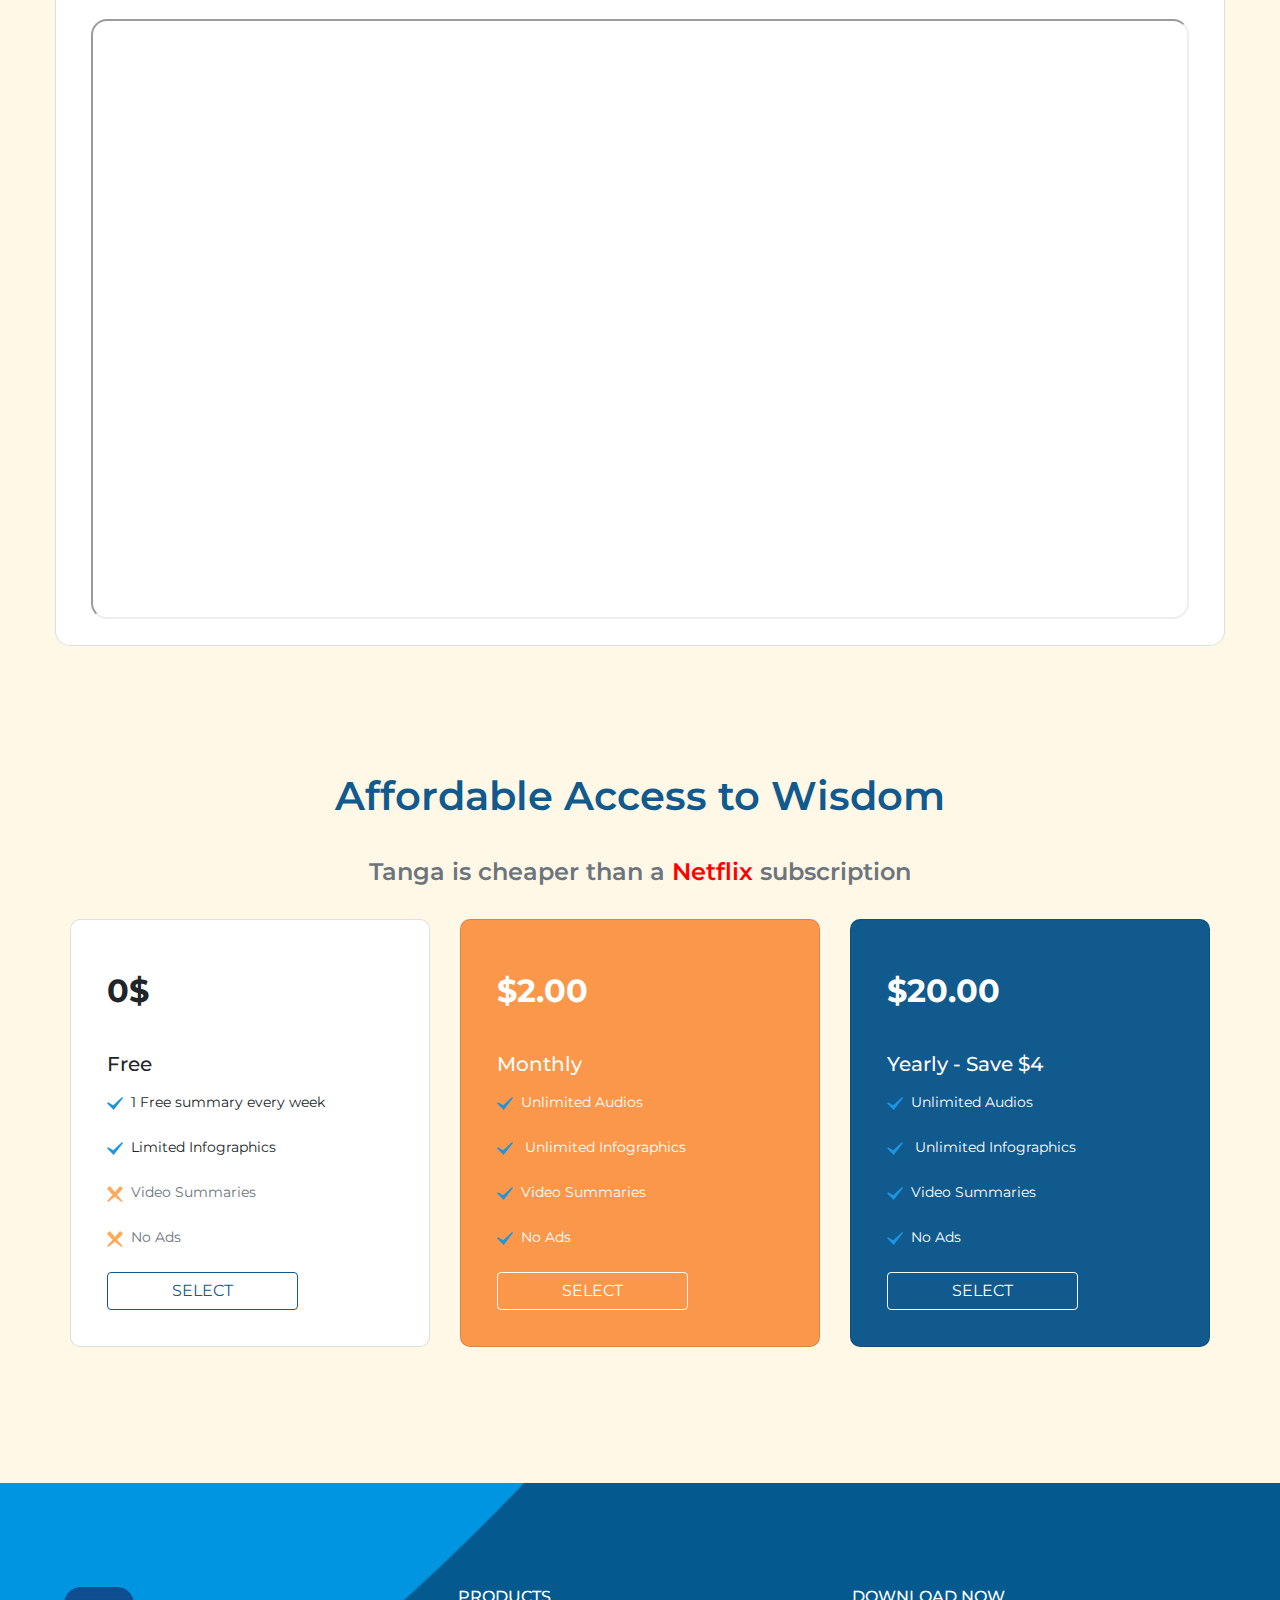
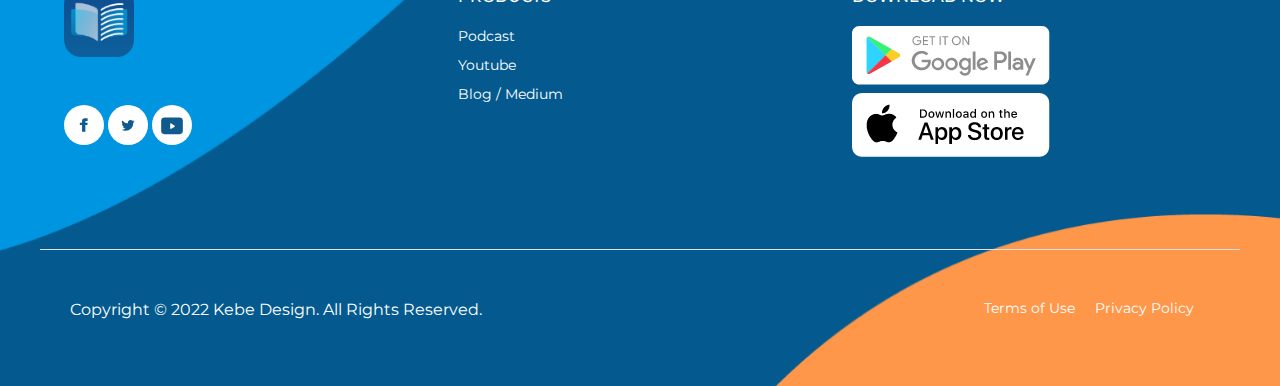
<file: public/index_old.html>
<!DOCTYPE html>
<html lang="en">

<head>
  <meta charset="UTF-8">
  <meta http-equiv="X-UA-Compatible" content="IE=edge">
  <meta name="viewport" content="width=device-width, initial-scale=1.0">
  <meta name="keyword" content="">
  <!--here is where you change the keywords-->
  <meta name="description" content="">
  <!--here is where you change the description-->
  <link rel="stylesheet" href="https://maxcdn.bootstrapcdn.com/bootstrap/4.0.0/css/bootstrap.min.css"
        integrity="sha384-Gn5384xqQ1aoWXA+058RXPxPg6fy4IWvTNh0E263XmFcJlSAwiGgFAW/dAiS6JXm" crossorigin="anonymous">
  <link rel="stylesheet" href="css/index_old.css">
  <title>Domain for sale</title>
</head>

<body>

<div class="container">
  <nav id="home" class="navbar navbar-expand-md navbar-light mb-4 ">
    <a class="navbar-brand" href="#">
      <img src="img/1_hero/logo_1.png" width="60" height="60" alt="">
    </a>
    <h2 class="my-0  font-weight-normal">Tanga</h2>
    <button class="navbar-toggler" type="button" data-toggle="collapse" data-target="#navbarsExample04"
            aria-controls="navbarsExample04" aria-expanded="false" aria-label="Toggle navigation">
      <span class="navbar-toggler-icon"></span>
    </button>

    <div class="collapse navbar-collapse justify-content-end " id="navbarsExample04">
      <ul class="navbar-nav mr-3">
        <li class="nav-item active pr-4">
          <a class="nav-link" href="#home">Home <span class="sr-only">(current)</span></a>
        </li>
        <li class="nav-item pr-4">
          <a class="nav-link" href="#features">Features</a>
        </li>
        <li class="nav-item pr-4">
          <a class="nav-link" href="#pricing">Pricing</a>
        </li>
      </ul>
      <a class="btn btn-outline-primary btn-primary " href="#">GET APP NOW</a>
    </div>
  </nav>

  <div class="backgroung_image">
    <div class="position-absolute book-logo">
      <img src="img/1_hero/book-Logo.png" alt="">
    </div>
    <div class="p-5 container_css bg-image text-white">
      <div class="row justify-content-center align-items-center">
        <h1 class="text-center header-text">10 Minutes book <br>
          summaries</h1>
      </div>
      <div class="row justify-content-center mt-3 ">
        <p>Coming soon! Tanga is still under construction</p>
      </div>
      <div class="triple-screen d-flex justify-content-center align-items-center mt-3">
        <img src="img/1_hero/Triples_screens.png" alt="">
      </div>
    </div>
  </div>


  <div class="container G-play-img-container">
    <div class="row justify-content-center col-12 mb-5 mt-5">
      <img src="img/2_features_section/Download_on_the_store.png" alt="" class="mx-3 my-2">
      <img src="img/2_features_section/get_it_on_google_black.png" alt="" class="mx-3 my-2">
    </div>
  </div>

  <div id="features" class="container">
    <div class="row justify-content-center">
      <h1 class=" mb-5 display-5">Dive into Key Insights of best seller books</h1>
    </div>
    <div class="row justify-content-center   row-image-feature" >

      <img src="img/2_features_section/feature_image_2.png" alt="" class="feature-img zoom">

      <div class="empty-space-width"></div>

      <div class="col feature_list mt-5">
        <div class="card section_box block-1">
          <div class="card-body p-4">
            <p class="card-title pricing-card-title pricing-card-header"><h4>Your Gateway to Knowledge</h4></p>
            <p class="pricing-card-text text-block-1">Explore key insights with Tanga: your quick access to a world of knowledge. Each summary brings you the essence of a book, unlocking new ideas in minutes. Start your journey with Tanga and turn every read into an adventure.</p>
          </div>
          <div class="card-header bg-transparent p-4 feature_section right">
            <img src="img/2_features_section/audiobook_lover.svg" width="220" height="220" alt="">
          </div>
        </div>
        <div class="feature_list1">
        </div>
      </div>
    </div>

    <div class="empty-space-height"></div>

    <div class="row justify-content-center   row-image-feature" >
      <div class="col feature_list mt-5">
        <div class="card section_box block-1">
          <div class="card-body p-4">
            <p class="card-title pricing-card-title pricing-card-header"><h4>Summaries at Your Fingertips</h4></p>
            <p class="pricing-card-text text-block-1">Instantly access a world of learning with Tanga. Our app puts concise, engaging book summaries right at your fingertips. Dive into new topics, gain quick knowledge, and enjoy the essence of reading, all in just a few taps.</p>
          </div>
          <div class="card-header bg-transparent p-4 feature_section">
            <img src="img/2_features_section/book_lover_brown.svg" width="220" height="220" alt="">
          </div>
        </div>
        <div class="feature_list1">
        </div>
      </div>

      <div class="empty-space-width"></div>

      <img src="img/2_features_section/feature_image_1.png" alt="" class="feature-img bounce">
    </div>
  </div>

  <br><br><br><br>

  <div class="container">
    <div class="row mb-5">
      <div class="col-lg-3 col-sm-6 col-12 p-2 ">
        <div class="card section_box">
          <div class="card-header bg-transparent p-4 feature_section">
            <img src="img/2_features_section/podcast_icon.png" width="40" height="50" alt="">
          </div>
          <div class="card-body p-4">
            <p class="card-title pricing-card-title pricing-card-header">Listen - Audios</p>
            <p class="pricing-card-text text-block-1">Discover engaging audio content, from discussions to inspiring stories..</p>
          </div>
        </div>
      </div>
      <div class="col-lg-3 col-sm-6 col-12 p-2 ">
        <div class="card section_box">
          <div class="card-header bg-transparent p-4 feature_section">
            <img src="img/2_features_section/youtube_icon.png" width="40" height="50" alt="">
          </div>
          <div class="card-body p-4">
            <p class="card-title pricing-card-title pricing-card-header">Watch - Videos</p>
            <p class="pricing-card-text text-block-1">Dive into captivating videos, from insightful interviews to stunning narratives.</p>
          </div>
        </div>
      </div>
      <div class="col-lg-3 col-sm-6 col-12 p-2 ">
        <div class="card section_box">
          <div class="card-header bg-transparent p-4 feature_section">
            <img src="img/2_features_section/blog_icon.png" width="40" height="50" alt="">
          </div>
          <div class="card-body p-4">
            <p class="card-title pricing-card-title pricing-card-header">Read - Text</p>
            <p class="pricing-card-text text-block-1">Explore diverse written content, including articles and blogs.</p>
          </div>
        </div>
      </div>
      <div class="col-lg-3 col-sm-6 col-12 p-2 ">
        <div class="card section_box">
          <div class="card-header bg-transparent p-4 feature_section">
            <img src="img/2_features_section/map_icon.png" width="40" height="50" alt="">
          </div>
          <div class="card-body p-4">
            <p class="card-title pricing-card-title pricing-card-header">Visualize - Infographics</p>
            <p class="pricing-card-text text-block-1">Unlock insights through visual infographics that simplify complexity.</p>
          </div>
        </div>
      </div>
    </div>

  </div>

  <div id="video"  class=" px-3 py-3 pt-md-5 pb-md-4 mx-auto text-center mt-5">
    <h1 class="display-5">Discover Tanga in Minutes</h1>
  </div>

  <div class="card section_box video-card">
    <div class="card-header bg-transparent p-4 feature_section d-flex align-items-center justify-content-center">
      <img src="img/2_features_section/book_video.svg" width="220" height="180" alt="">
      <h4 class="text-muted text-center">Unlock a new world of reading with Tanga: concise summaries, rich insights</h4>
    </div>

    <div class="container">
      <iframe class="video-card-iframe" width="100%" height="600"
              src="https://www.youtube.com/embed/PZ7lDrwYdZc">
      </iframe>
    </div>
  </div>

  <div id="pricing"  class=" px-3 py-3 pt-md-5 pb-md-4 mx-auto text-center mt-5">
    <h1 class="display-5">Affordable Access to Wisdom</h1>
    <h4 class="text-muted">Tanga is cheaper than a <span style="color: red;">Netflix</span> subscription</h4>
  </div>

  <div class="container pb-5 mb-5">
    <div class="card-deck mb-3 row justify-content-center justify-content-md-center">
      <div class="card mb-4 col-md-4 p-3 pricing-card">
        <div class="card-header pricing-header mt-4">
          <h2 class="my-0 font-weight-bold">0$</h2>
        </div>
        <div class="card-body  pricing_list">
          <h5 class="card-title pricing-card-title">Free</h5>
          <ul class=" mt-3 mb-4">
            <li class="mb-4 avialable"> <img src="img/3_pricing_section/check_true.svg"> &nbsp;1 Free summary every week</li>
            <li class="mb-4 avialable"> <img src="img/3_pricing_section/check_true.svg"> &nbsp;Limited Infographics</li>
            <li class="mb-4 not_avialable text-muted"> <img src="img/3_pricing_section/check_false.svg"> &nbsp;Video Summaries</li>
            <li class="mb-4 not_avialable text-muted"> <img src="img/3_pricing_section/check_false.svg"> &nbsp;No Ads</li>
          </ul>
          <button type="button" class="btn btn-md btn-outline-primary btn-primary col-8">SELECT</button>
        </div>
      </div>
      <div class="card mb-4 col-md-4 p-3 pricing-card3">
        <div class="card-header pricing-header3 mt-4">
          <h2 class="my-0 font-weight-bold">$2.00</h2>
        </div>
        <div class="card-body  pricing_list">
          <h5 class="card-title pricing-card-title">Monthly</h5>
          <ul class=" mt-3 mb-4">
            <li class="mb-4 avialable"><img src="img/3_pricing_section/check_true.svg"> &nbsp;Unlimited Audios</li>
            <li class="mb-4 avialable"><img src="img/3_pricing_section/check_true.svg"> &nbsp; Unlimited Infographics</li>
            <li class="mb-4 avialable"><img src="img/3_pricing_section/check_true.svg"> &nbsp;Video Summaries</li>
            <li class="mb-4 avialable"><img src="img/3_pricing_section/check_true.svg"> &nbsp;No Ads</li>
          </ul>
          <button type="button" class="btn btn-md  btn-outline-light btn-primary1 col-8">SELECT</button>
        </div>
      </div>
      <div class="card mb-4 col-md-4 p-3 pricing-card2">
        <div class="card-header pricing-header2 mt-4">
          <h2 class="my-0 font-weight-bold">$20.00</h2>
        </div>
        <div class="card-body pricing_list ">
          <h5 class="card-title  pricing-card-title">Yearly - Save $4</h5>
          <ul class=" mt-3 mb-4">
            <li class="mb-4 avialable"><img src="img/3_pricing_section/check_true.svg"> &nbsp;Unlimited Audios</li>
            <li class="mb-4 avialable"><img src="img/3_pricing_section/check_true.svg"> &nbsp; Unlimited Infographics</li>
            <li class="mb-4 avialable"><img src="img/3_pricing_section/check_true.svg"> &nbsp;Video Summaries</li>
            <li class="mb-4 avialable"><img src="img/3_pricing_section/check_true.svg"> &nbsp;No Ads</li>
          </ul>
          <button type="button" class="btn btn-md  btn-outline-light btn-primary1 col-8">SELECT</button>
        </div>
      </div>

    </div>
  </div>
</div>



<footer class="footer-04 text-white" id="footerclass">
  <div class="container p-4">
    <div class="row">
      <div class="col-md-4 col-lg-4 mb-md-0 mb-4 logo">

        <img src="img/4_footer/logo.png" width="70" height="70" class="d-inline-block align-top" alt="">

        <ul class="list-unstyled mt-5">
          <img src="img/4_footer/facebook.svg" width="40" height="40">
          <img src="img/4_footer/twitter.svg" width="40" height="40">
          <img src="img/4_footer/youtube.svg" width="40" height="40">
        </ul>
      </div>

      <div class="col-md-4 mb-md-0 mb-4">
        <h6 class="footer-heading mb-3">PRODUCTS</h6>
        <ul class="list-unstyled">
          <li class="py-1 d-block"><a href="" class="text-white">Podcast</a></li>
          <li class="py-1 d-block"><a href="" class="text-white">Youtube</a></li>
          <li class="py-1 d-block"><a href="" class="text-white">Blog / Medium</a></li>
        </ul>
      </div>

      <div class="col-md-4 mb-md-0 mb-4">
        <h6 class="footer-heading mb-3">DOWNLOAD NOW</h6>
        <ul class="list-unstyled">
          <li class="py-1 d-block"><img src="img/4_footer/get-it-on-google-play_white.png"></li>
          <li class="py-1 d-block"><img src="img/4_footer/Download_on_the_store.png"></li>

        </ul>
      </div>

    </div>
  </div>

  <div class="w-100 mt-5 border-top py-5 container">
    <div class="container ">
      <div class="row">
        <div class="col-md-7">

          <p class="copyright">Copyright © 2022 Kebe Design. All Rights Reserved.</p>
        </div>
        <div class="col-md-5 text-md-right ">
          <ul class="mb-0 list-unstyled">
            <a class="mr-md-3 text-white" href="#">Terms of Use</a>
            <a class="mr-md-3 text-white" href="#">Privacy Policy</a>
          </ul>
        </div>
      </div>
    </div>
  </div>
</footer>
<script src="https://code.jquery.com/jquery-3.2.1.slim.min.js"
        integrity="sha384-KJ3o2DKtIkvYIK3UENzmM7KCkRr/rE9/Qpg6aAZGJwFDMVNA/GpGFF93hXpG5KkN"
        crossorigin="anonymous"></script>
<script src="https://cdnjs.cloudflare.com/ajax/libs/popper.js/1.12.9/umd/popper.min.js"
        integrity="sha384-ApNbgh9B+Y1QKtv3Rn7W3mgPxhU9K/ScQsAP7hUibX39j7fakFPskvXusvfa0b4Q"
        crossorigin="anonymous"></script>
<script src="https://maxcdn.bootstrapcdn.com/bootstrap/4.0.0/js/bootstrap.min.js"
        integrity="sha384-JZR6Spejh4U02d8jOt6vLEHfe/JQGiRRSQQxSfFWpi1MquVdAyjUar5+76PVCmYl"
        crossorigin="anonymous"></script>

</body>

</html>
</file>
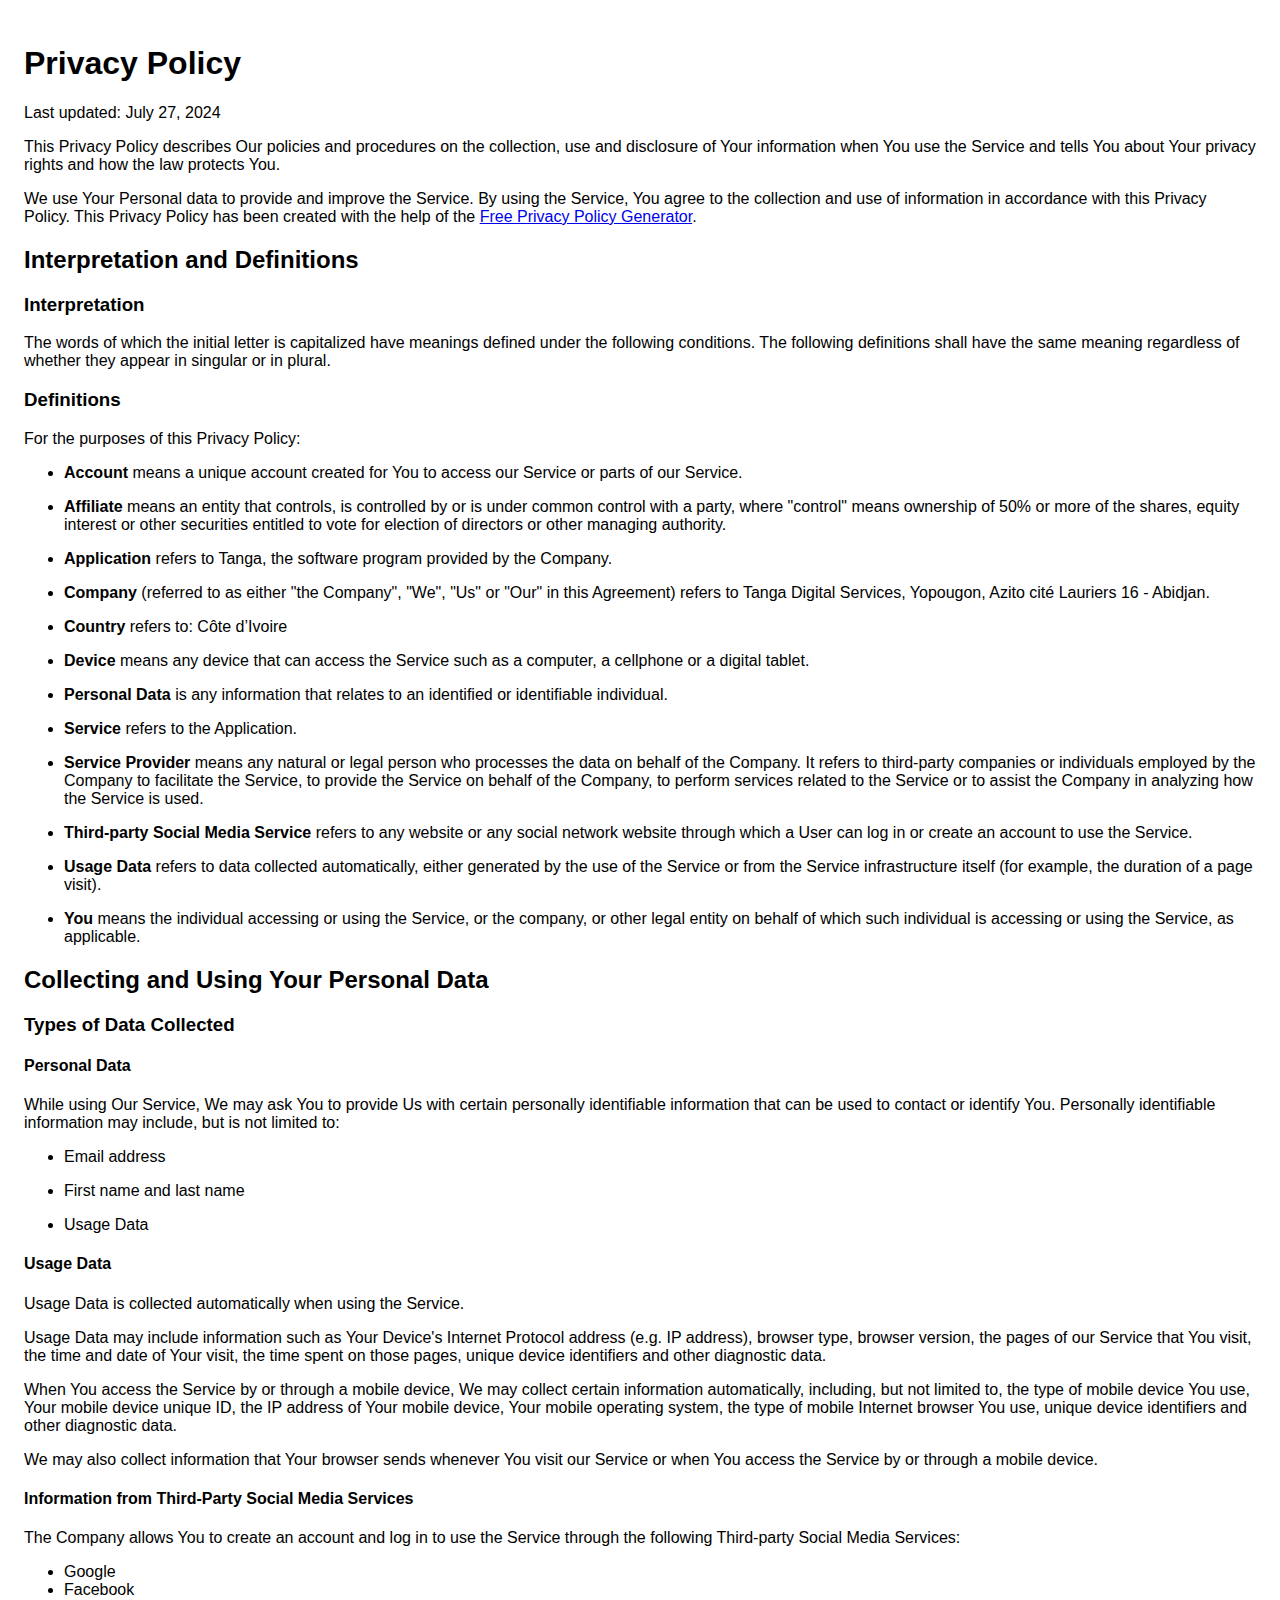
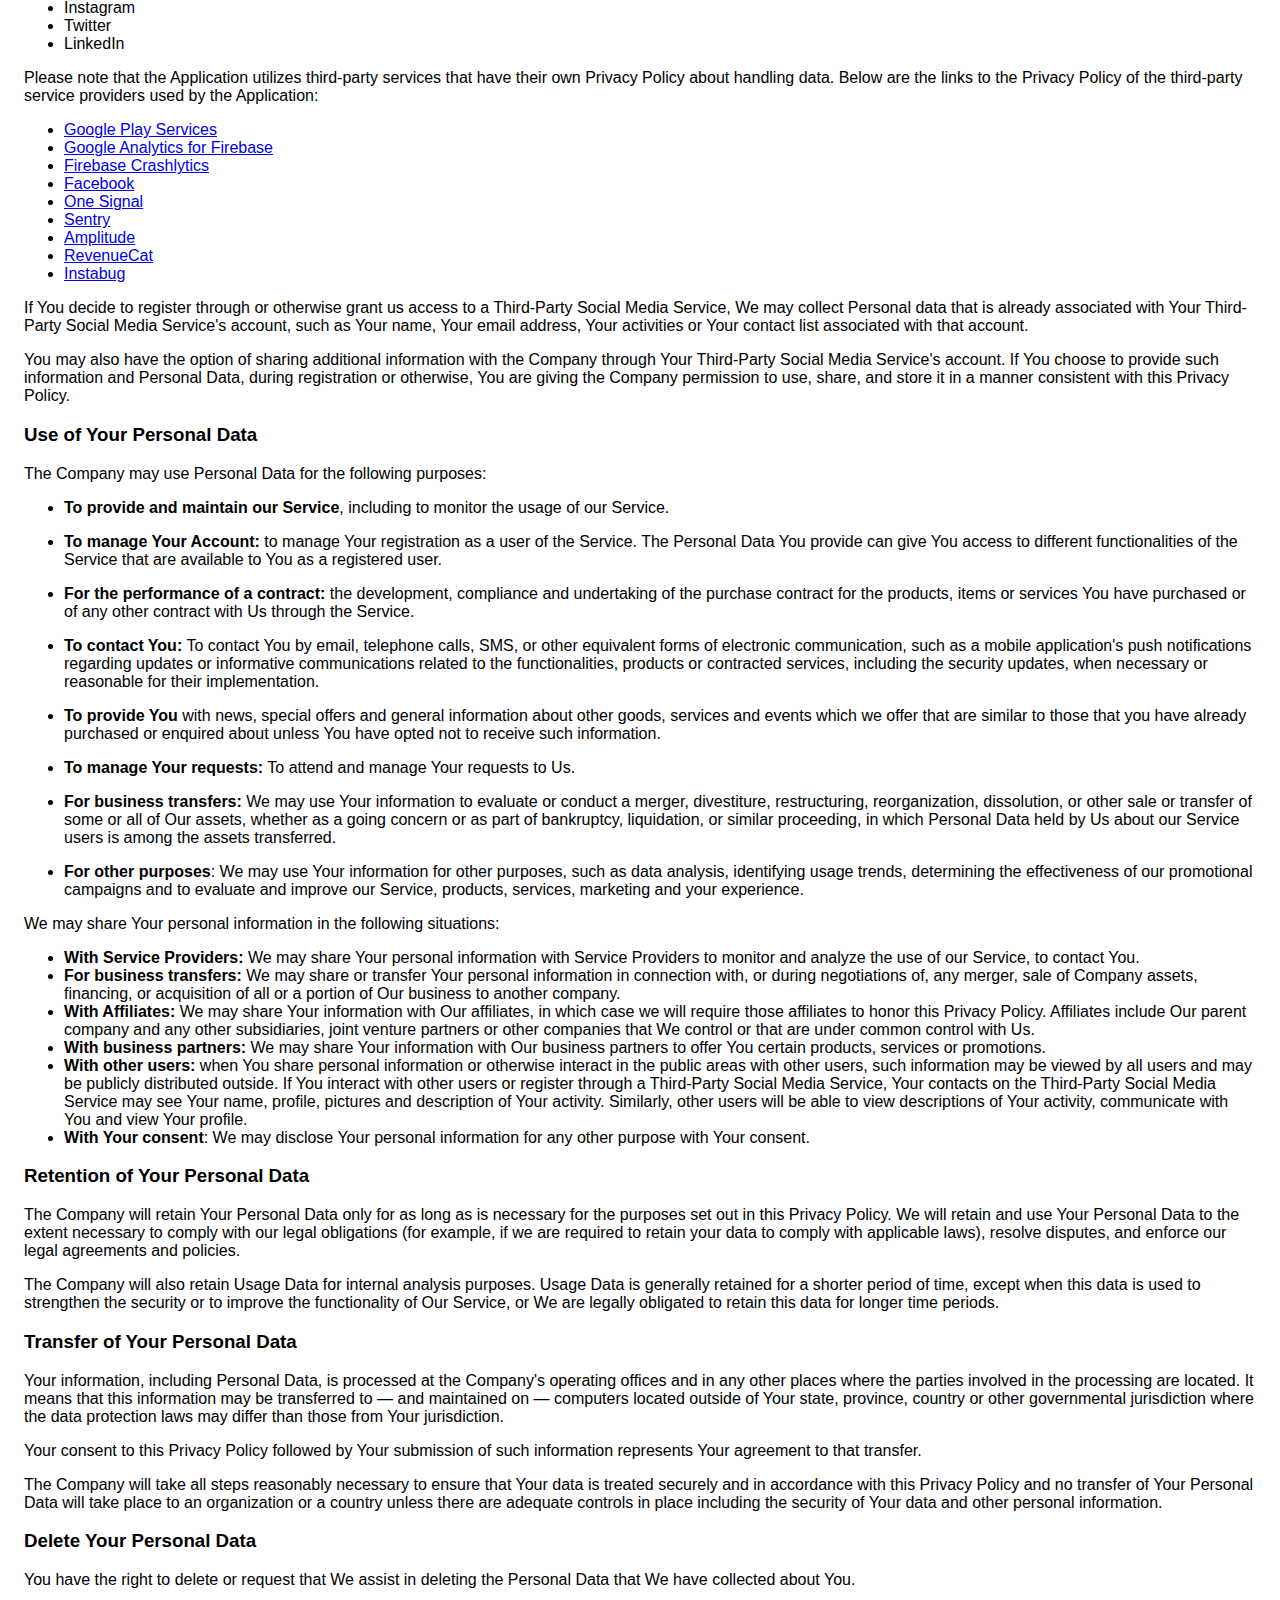
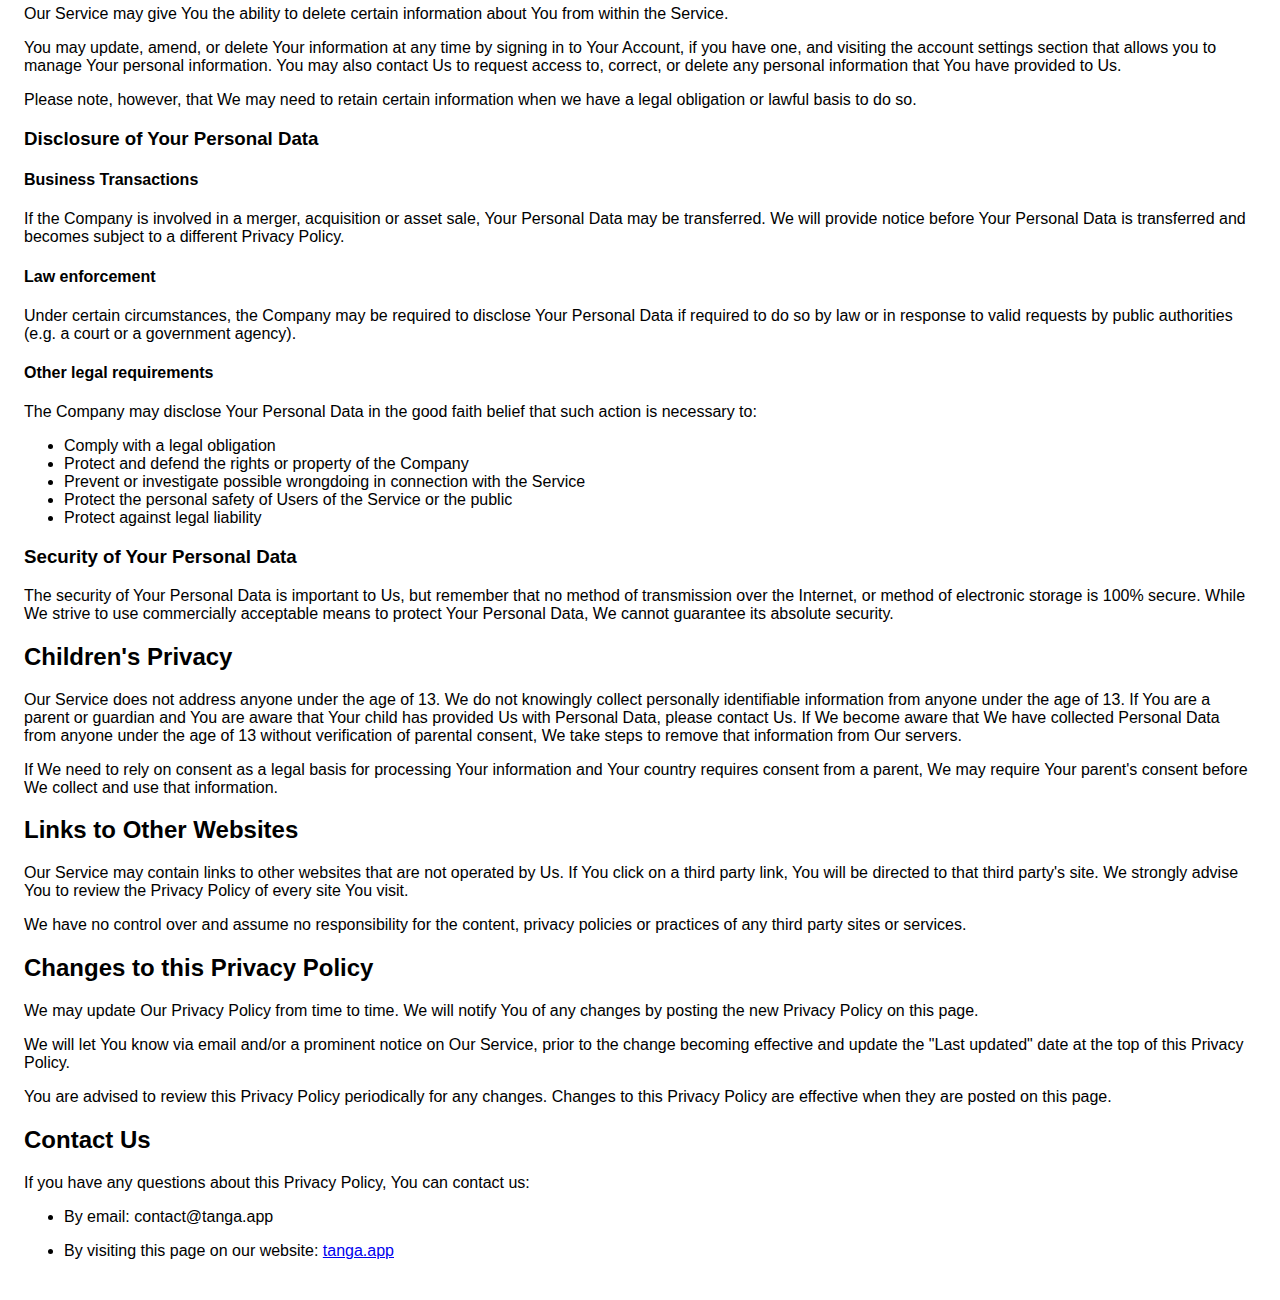
<file: public/privacy_policy.html>
<!DOCTYPE html>
<html>
<head>
    <meta charset='utf-8'>
    <meta name='viewport' content='width=device-width'>
    <title>Privacy Policy</title>
    <style> body { font-family: 'Helvetica Neue', Helvetica, Arial, sans-serif; padding:1em; } </style>
</head>
<body>
<h1>Privacy Policy</h1>
<p>Last updated: July 27, 2024</p>
<p>This Privacy Policy describes Our policies and procedures on the collection, use and disclosure of Your information when You use the Service and tells You about Your privacy rights and how the law protects You.</p>
<p>We use Your Personal data to provide and improve the Service. By using the Service, You agree to the collection and use of information in accordance with this Privacy Policy. This Privacy Policy has been created with the help of the <a href="https://www.freeprivacypolicy.com/free-privacy-policy-generator/" target="_blank">Free Privacy Policy Generator</a>.</p>
<h2>Interpretation and Definitions</h2>
<h3>Interpretation</h3>
<p>The words of which the initial letter is capitalized have meanings defined under the following conditions. The following definitions shall have the same meaning regardless of whether they appear in singular or in plural.</p>
<h3>Definitions</h3>
<p>For the purposes of this Privacy Policy:</p>
<ul>
    <li>
        <p><strong>Account</strong> means a unique account created for You to access our Service or parts of our Service.</p>
    </li>
    <li>
        <p><strong>Affiliate</strong> means an entity that controls, is controlled by or is under common control with a party, where &quot;control&quot; means ownership of 50% or more of the shares, equity interest or other securities entitled to vote for election of directors or other managing authority.</p>
    </li>
    <li>
        <p><strong>Application</strong> refers to Tanga, the software program provided by the Company.</p>
    </li>
    <li>
        <p><strong>Company</strong> (referred to as either &quot;the Company&quot;, &quot;We&quot;, &quot;Us&quot; or &quot;Our&quot; in this Agreement) refers to Tanga Digital Services, Yopougon, Azito cité Lauriers 16 - Abidjan.</p>
    </li>
    <li>
        <p><strong>Country</strong> refers to:  Côte d’Ivoire</p>
    </li>
    <li>
        <p><strong>Device</strong> means any device that can access the Service such as a computer, a cellphone or a digital tablet.</p>
    </li>
    <li>
        <p><strong>Personal Data</strong> is any information that relates to an identified or identifiable individual.</p>
    </li>
    <li>
        <p><strong>Service</strong> refers to the Application.</p>
    </li>
    <li>
        <p><strong>Service Provider</strong> means any natural or legal person who processes the data on behalf of the Company. It refers to third-party companies or individuals employed by the Company to facilitate the Service, to provide the Service on behalf of the Company, to perform services related to the Service or to assist the Company in analyzing how the Service is used.</p>
    </li>
    <li>
        <p><strong>Third-party Social Media Service</strong> refers to any website or any social network website through which a User can log in or create an account to use the Service.</p>
    </li>
    <li>
        <p><strong>Usage Data</strong> refers to data collected automatically, either generated by the use of the Service or from the Service infrastructure itself (for example, the duration of a page visit).</p>
    </li>
    <li>
        <p><strong>You</strong> means the individual accessing or using the Service, or the company, or other legal entity on behalf of which such individual is accessing or using the Service, as applicable.</p>
    </li>
</ul>
<h2>Collecting and Using Your Personal Data</h2>
<h3>Types of Data Collected</h3>
<h4>Personal Data</h4>
<p>While using Our Service, We may ask You to provide Us with certain personally identifiable information that can be used to contact or identify You. Personally identifiable information may include, but is not limited to:</p>
<ul>
    <li>
        <p>Email address</p>
    </li>
    <li>
        <p>First name and last name</p>
    </li>
    <li>
        <p>Usage Data</p>
    </li>
</ul>
<h4>Usage Data</h4>
<p>Usage Data is collected automatically when using the Service.</p>
<p>Usage Data may include information such as Your Device's Internet Protocol address (e.g. IP address), browser type, browser version, the pages of our Service that You visit, the time and date of Your visit, the time spent on those pages, unique device identifiers and other diagnostic data.</p>
<p>When You access the Service by or through a mobile device, We may collect certain information automatically, including, but not limited to, the type of mobile device You use, Your mobile device unique ID, the IP address of Your mobile device, Your mobile operating system, the type of mobile Internet browser You use, unique device identifiers and other diagnostic data.</p>
<p>We may also collect information that Your browser sends whenever You visit our Service or when You access the Service by or through a mobile device.</p>
<h4>Information from Third-Party Social Media Services</h4>
<p>The Company allows You to create an account and log in to use the Service through the following Third-party Social Media Services:</p>
<ul>
    <li>Google</li>
    <li>Facebook</li>
    <li>Instagram</li>
    <li>Twitter</li>
    <li>LinkedIn</li>
</ul>
<p>Please note that the Application utilizes third-party services that have their own Privacy Policy about handling data. Below are the links to the Privacy Policy of the third-party service providers used by the Application:</p><ul><li><a href="https://www.google.com/policies/privacy/" target="_blank" rel="noopener noreferrer">Google Play Services</a></li><!----><li><a href="https://firebase.google.com/support/privacy" target="_blank" rel="noopener noreferrer">Google Analytics for Firebase</a></li><li><a href="https://firebase.google.com/support/privacy/" target="_blank" rel="noopener noreferrer">Firebase Crashlytics</a></li><li><a href="https://www.facebook.com/about/privacy/update/printable" target="_blank" rel="noopener noreferrer">Facebook</a></li><!----><!----><!----><!----><!----><!----><!----><!----><!----><li><a href="https://onesignal.com/privacy_policy" target="_blank" rel="noopener noreferrer">One Signal</a></li><!----><li><a href="https://sentry.io/privacy/" target="_blank" rel="noopener noreferrer">Sentry</a></li><!----><!----><!----><!----><li><a href="https://amplitude.com/privacy" target="_blank" rel="noopener noreferrer">Amplitude</a></li><!----><!----><!----><!----><!----><li><a href="https://www.revenuecat.com/privacy" target="_blank" rel="noopener noreferrer">RevenueCat</a></li><!----><!----><!----><li><a href="https://www.instabug.com/privacy" target="_blank" rel="noopener noreferrer">Instabug</a></li></ul></div>
<p>If You decide to register through or otherwise grant us access to a Third-Party Social Media Service, We may collect Personal data that is already associated with Your Third-Party Social Media Service's account, such as Your name, Your email address, Your activities or Your contact list associated with that account.</p>
<p>You may also have the option of sharing additional information with the Company through Your Third-Party Social Media Service's account. If You choose to provide such information and Personal Data, during registration or otherwise, You are giving the Company permission to use, share, and store it in a manner consistent with this Privacy Policy.</p>
<h3>Use of Your Personal Data</h3>
<p>The Company may use Personal Data for the following purposes:</p>
<ul>
    <li>
        <p><strong>To provide and maintain our Service</strong>, including to monitor the usage of our Service.</p>
    </li>
    <li>
        <p><strong>To manage Your Account:</strong> to manage Your registration as a user of the Service. The Personal Data You provide can give You access to different functionalities of the Service that are available to You as a registered user.</p>
    </li>
    <li>
        <p><strong>For the performance of a contract:</strong> the development, compliance and undertaking of the purchase contract for the products, items or services You have purchased or of any other contract with Us through the Service.</p>
    </li>
    <li>
        <p><strong>To contact You:</strong> To contact You by email, telephone calls, SMS, or other equivalent forms of electronic communication, such as a mobile application's push notifications regarding updates or informative communications related to the functionalities, products or contracted services, including the security updates, when necessary or reasonable for their implementation.</p>
    </li>
    <li>
        <p><strong>To provide You</strong> with news, special offers and general information about other goods, services and events which we offer that are similar to those that you have already purchased or enquired about unless You have opted not to receive such information.</p>
    </li>
    <li>
        <p><strong>To manage Your requests:</strong> To attend and manage Your requests to Us.</p>
    </li>
    <li>
        <p><strong>For business transfers:</strong> We may use Your information to evaluate or conduct a merger, divestiture, restructuring, reorganization, dissolution, or other sale or transfer of some or all of Our assets, whether as a going concern or as part of bankruptcy, liquidation, or similar proceeding, in which Personal Data held by Us about our Service users is among the assets transferred.</p>
    </li>
    <li>
        <p><strong>For other purposes</strong>: We may use Your information for other purposes, such as data analysis, identifying usage trends, determining the effectiveness of our promotional campaigns and to evaluate and improve our Service, products, services, marketing and your experience.</p>
    </li>
</ul>
<p>We may share Your personal information in the following situations:</p>
<ul>
    <li><strong>With Service Providers:</strong> We may share Your personal information with Service Providers to monitor and analyze the use of our Service,  to contact You.</li>
    <li><strong>For business transfers:</strong> We may share or transfer Your personal information in connection with, or during negotiations of, any merger, sale of Company assets, financing, or acquisition of all or a portion of Our business to another company.</li>
    <li><strong>With Affiliates:</strong> We may share Your information with Our affiliates, in which case we will require those affiliates to honor this Privacy Policy. Affiliates include Our parent company and any other subsidiaries, joint venture partners or other companies that We control or that are under common control with Us.</li>
    <li><strong>With business partners:</strong> We may share Your information with Our business partners to offer You certain products, services or promotions.</li>
    <li><strong>With other users:</strong> when You share personal information or otherwise interact in the public areas with other users, such information may be viewed by all users and may be publicly distributed outside. If You interact with other users or register through a Third-Party Social Media Service, Your contacts on the Third-Party Social Media Service may see Your name, profile, pictures and description of Your activity. Similarly, other users will be able to view descriptions of Your activity, communicate with You and view Your profile.</li>
    <li><strong>With Your consent</strong>: We may disclose Your personal information for any other purpose with Your consent.</li>
</ul>
<h3>Retention of Your Personal Data</h3>
<p>The Company will retain Your Personal Data only for as long as is necessary for the purposes set out in this Privacy Policy. We will retain and use Your Personal Data to the extent necessary to comply with our legal obligations (for example, if we are required to retain your data to comply with applicable laws), resolve disputes, and enforce our legal agreements and policies.</p>
<p>The Company will also retain Usage Data for internal analysis purposes. Usage Data is generally retained for a shorter period of time, except when this data is used to strengthen the security or to improve the functionality of Our Service, or We are legally obligated to retain this data for longer time periods.</p>
<h3>Transfer of Your Personal Data</h3>
<p>Your information, including Personal Data, is processed at the Company's operating offices and in any other places where the parties involved in the processing are located. It means that this information may be transferred to — and maintained on — computers located outside of Your state, province, country or other governmental jurisdiction where the data protection laws may differ than those from Your jurisdiction.</p>
<p>Your consent to this Privacy Policy followed by Your submission of such information represents Your agreement to that transfer.</p>
<p>The Company will take all steps reasonably necessary to ensure that Your data is treated securely and in accordance with this Privacy Policy and no transfer of Your Personal Data will take place to an organization or a country unless there are adequate controls in place including the security of Your data and other personal information.</p>
<h3>Delete Your Personal Data</h3>
<p>You have the right to delete or request that We assist in deleting the Personal Data that We have collected about You.</p>
<p>Our Service may give You the ability to delete certain information about You from within the Service.</p>
<p>You may update, amend, or delete Your information at any time by signing in to Your Account, if you have one, and visiting the account settings section that allows you to manage Your personal information. You may also contact Us to request access to, correct, or delete any personal information that You have provided to Us.</p>
<p>Please note, however, that We may need to retain certain information when we have a legal obligation or lawful basis to do so.</p>
<h3>Disclosure of Your Personal Data</h3>
<h4>Business Transactions</h4>
<p>If the Company is involved in a merger, acquisition or asset sale, Your Personal Data may be transferred. We will provide notice before Your Personal Data is transferred and becomes subject to a different Privacy Policy.</p>
<h4>Law enforcement</h4>
<p>Under certain circumstances, the Company may be required to disclose Your Personal Data if required to do so by law or in response to valid requests by public authorities (e.g. a court or a government agency).</p>
<h4>Other legal requirements</h4>
<p>The Company may disclose Your Personal Data in the good faith belief that such action is necessary to:</p>
<ul>
    <li>Comply with a legal obligation</li>
    <li>Protect and defend the rights or property of the Company</li>
    <li>Prevent or investigate possible wrongdoing in connection with the Service</li>
    <li>Protect the personal safety of Users of the Service or the public</li>
    <li>Protect against legal liability</li>
</ul>
<h3>Security of Your Personal Data</h3>
<p>The security of Your Personal Data is important to Us, but remember that no method of transmission over the Internet, or method of electronic storage is 100% secure. While We strive to use commercially acceptable means to protect Your Personal Data, We cannot guarantee its absolute security.</p>
<h2>Children's Privacy</h2>
<p>Our Service does not address anyone under the age of 13. We do not knowingly collect personally identifiable information from anyone under the age of 13. If You are a parent or guardian and You are aware that Your child has provided Us with Personal Data, please contact Us. If We become aware that We have collected Personal Data from anyone under the age of 13 without verification of parental consent, We take steps to remove that information from Our servers.</p>
<p>If We need to rely on consent as a legal basis for processing Your information and Your country requires consent from a parent, We may require Your parent's consent before We collect and use that information.</p>
<h2>Links to Other Websites</h2>
<p>Our Service may contain links to other websites that are not operated by Us. If You click on a third party link, You will be directed to that third party's site. We strongly advise You to review the Privacy Policy of every site You visit.</p>
<p>We have no control over and assume no responsibility for the content, privacy policies or practices of any third party sites or services.</p>
<h2>Changes to this Privacy Policy</h2>
<p>We may update Our Privacy Policy from time to time. We will notify You of any changes by posting the new Privacy Policy on this page.</p>
<p>We will let You know via email and/or a prominent notice on Our Service, prior to the change becoming effective and update the &quot;Last updated&quot; date at the top of this Privacy Policy.</p>
<p>You are advised to review this Privacy Policy periodically for any changes. Changes to this Privacy Policy are effective when they are posted on this page.</p>
<h2>Contact Us</h2>
<p>If you have any questions about this Privacy Policy, You can contact us:</p>
<ul>
    <li>
        <p>By email: contact@tanga.app</p>
    </li>
    <li>
        <p>By visiting this page on our website: <a href="tanga.app" rel="external nofollow noopener" target="_blank">tanga.app</a></p>
    </li>
</ul>
</body>
</html>
</file>
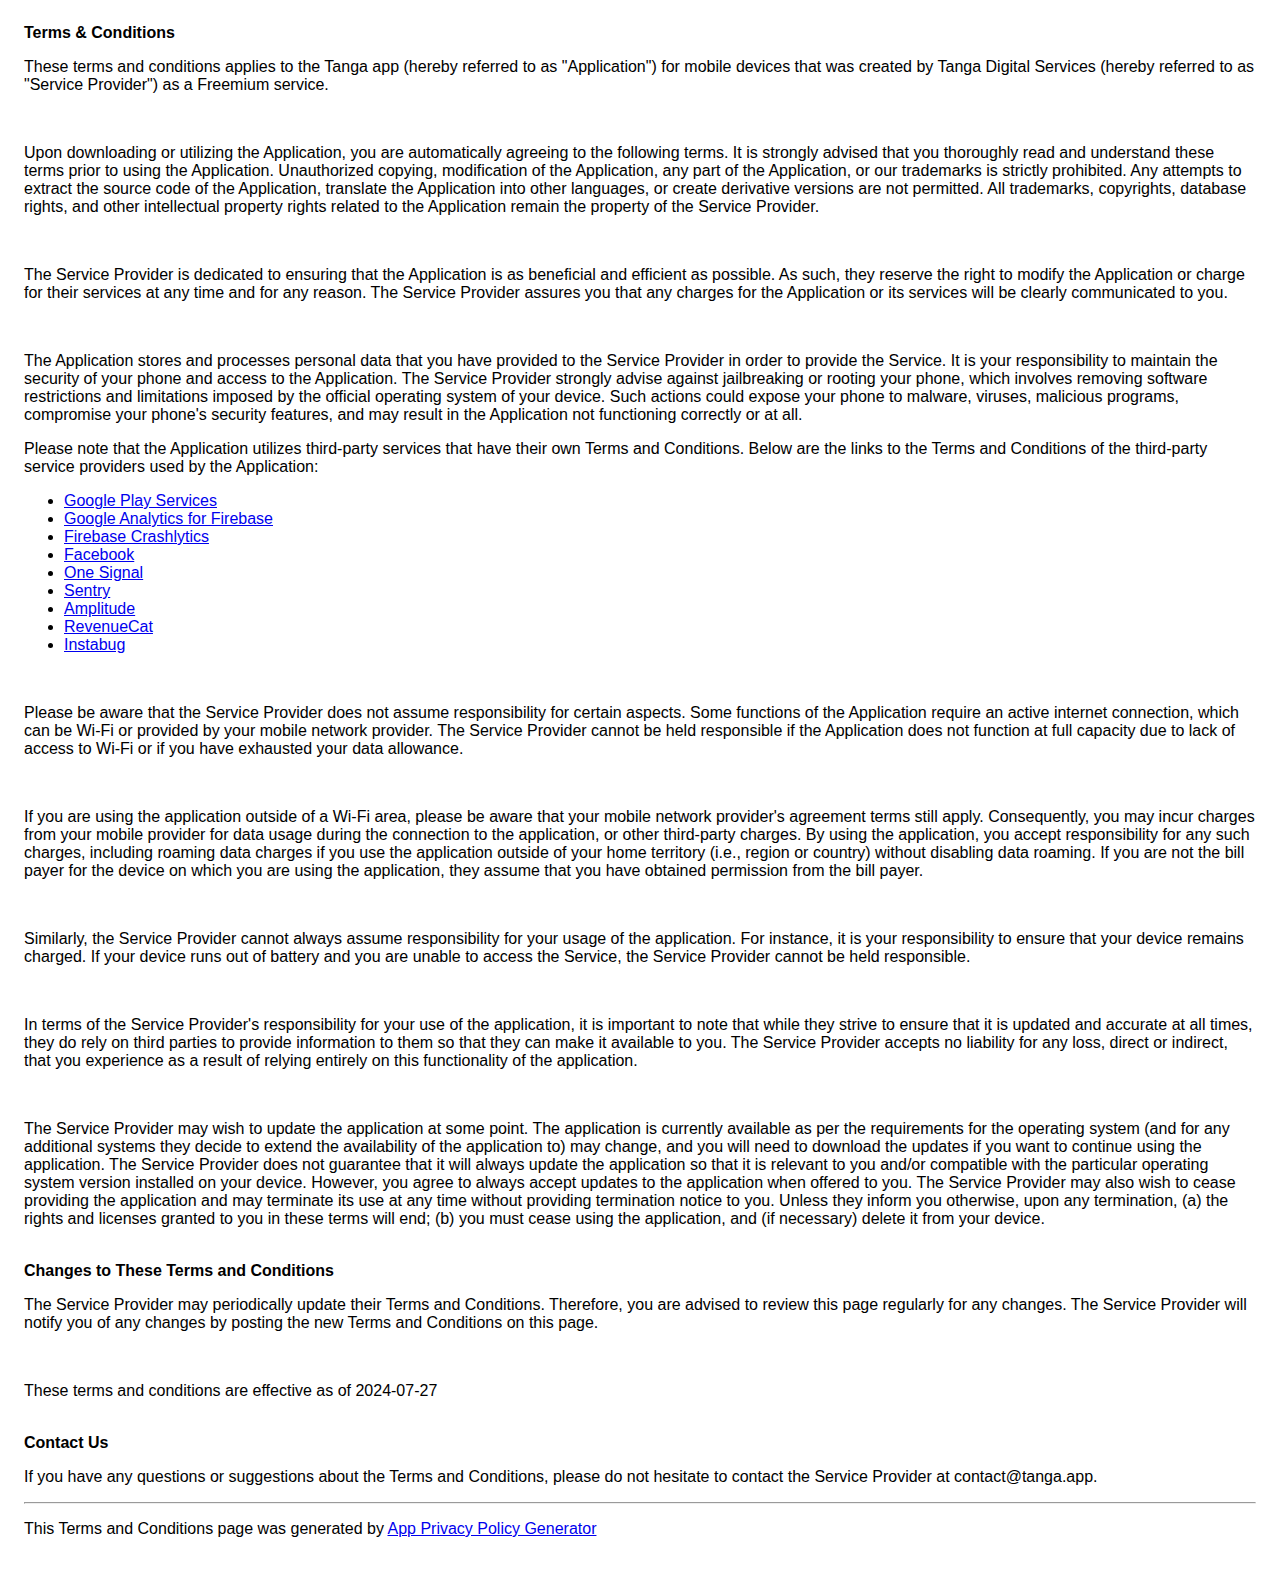
<file: public/terms_and_conditions.html>
<!DOCTYPE html>
<html>
<head>
    <meta charset='utf-8'>
    <meta name='viewport' content='width=device-width'>
    <title>Terms &amp; Conditions</title>
    <style> body { font-family: 'Helvetica Neue', Helvetica, Arial, sans-serif; padding:1em; } </style>
</head>
<body>
<strong>Terms &amp; Conditions</strong><br><p>These terms and conditions applies to the Tanga app (hereby referred to as "Application") for mobile devices that was created by Tanga Digital Services (hereby referred to as "Service Provider") as a Freemium service.</p><br><p>Upon downloading or utilizing the Application, you are automatically agreeing to the following terms. It is strongly advised that you thoroughly read and understand these terms prior to using the Application. Unauthorized copying, modification of the Application, any part of the Application, or our trademarks is strictly prohibited. Any attempts to extract the source code of the Application, translate the Application into other languages, or create derivative versions are not permitted. All trademarks, copyrights, database rights, and other intellectual property rights related to the Application remain the property of the Service Provider.</p><br><p>The Service Provider is dedicated to ensuring that the Application is as beneficial and efficient as possible. As such, they reserve the right to modify the Application or charge for their services at any time and for any reason. The Service Provider assures you that any charges for the Application or its services will be clearly communicated to you.</p><br><p>The Application stores and processes personal data that you have provided to the Service Provider in order to provide the Service. It is your responsibility to maintain the security of your phone and access to the Application. The Service Provider strongly advise against jailbreaking or rooting your phone, which involves removing software restrictions and limitations imposed by the official operating system of your device. Such actions could expose your phone to malware, viruses, malicious programs, compromise your phone's security features, and may result in the Application not functioning correctly or at all.</p><div><p>Please note that the Application utilizes third-party services that have their own Terms and Conditions. Below are the links to the Terms and Conditions of the third-party service providers used by the Application:</p><ul><li><a href="https://policies.google.com/terms" target="_blank" rel="noopener noreferrer">Google Play Services</a></li><!----><li><a href="https://www.google.com/analytics/terms/" target="_blank" rel="noopener noreferrer">Google Analytics for Firebase</a></li><li><a href="https://firebase.google.com/terms/crashlytics" target="_blank" rel="noopener noreferrer">Firebase Crashlytics</a></li><li><a href="https://www.facebook.com/legal/terms/plain_text_terms" target="_blank" rel="noopener noreferrer">Facebook</a></li><!----><!----><!----><!----><!----><!----><!----><!----><!----><li><a href="https://onesignal.com/tos" target="_blank" rel="noopener noreferrer">One Signal</a></li><!----><li><a href="https://sentry.io/terms/" target="_blank" rel="noopener noreferrer">Sentry</a></li><!----><!----><!----><!----><li><a href="https://amplitude.com/terms" target="_blank" rel="noopener noreferrer">Amplitude</a></li><!----><!----><!----><!----><!----><li><a href="https://www.revenuecat.com/terms" target="_blank" rel="noopener noreferrer">RevenueCat</a></li><!----><!----><!----><li><a href="https://www.instabug.com/terms" target="_blank" rel="noopener noreferrer">Instabug</a></li></ul></div><br><p>Please be aware that the Service Provider does not assume responsibility for certain aspects. Some functions of the Application require an active internet connection, which can be Wi-Fi or provided by your mobile network provider. The Service Provider cannot be held responsible if the Application does not function at full capacity due to lack of access to Wi-Fi or if you have exhausted your data allowance.</p><br><p>If you are using the application outside of a Wi-Fi area, please be aware that your mobile network provider's agreement terms still apply. Consequently, you may incur charges from your mobile provider for data usage during the connection to the application, or other third-party charges. By using the application, you accept responsibility for any such charges, including roaming data charges if you use the application outside of your home territory (i.e., region or country) without disabling data roaming. If you are not the bill payer for the device on which you are using the application, they assume that you have obtained permission from the bill payer.</p><br><p>Similarly, the Service Provider cannot always assume responsibility for your usage of the application. For instance, it is your responsibility to ensure that your device remains charged. If your device runs out of battery and you are unable to access the Service, the Service Provider cannot be held responsible.</p><br><p>In terms of the Service Provider's responsibility for your use of the application, it is important to note that while they strive to ensure that it is updated and accurate at all times, they do rely on third parties to provide information to them so that they can make it available to you. The Service Provider accepts no liability for any loss, direct or indirect, that you experience as a result of relying entirely on this functionality of the application.</p><br><p>The Service Provider may wish to update the application at some point. The application is currently available as per the requirements for the operating system (and for any additional systems they decide to extend the availability of the application to) may change, and you will need to download the updates if you want to continue using the application. The Service Provider does not guarantee that it will always update the application so that it is relevant to you and/or compatible with the particular operating system version installed on your device. However, you agree to always accept updates to the application when offered to you. The Service Provider may also wish to cease providing the application and may terminate its use at any time without providing termination notice to you. Unless they inform you otherwise, upon any termination, (a) the rights and licenses granted to you in these terms will end; (b) you must cease using the application, and (if necessary) delete it from your device.</p><br><strong>Changes to These Terms and Conditions</strong><p>The Service Provider may periodically update their Terms and Conditions. Therefore, you are advised to review this page regularly for any changes. The Service Provider will notify you of any changes by posting the new Terms and Conditions on this page.</p><br><p>These terms and conditions are effective as of 2024-07-27</p><br><strong>Contact Us</strong><p>If you have any questions or suggestions about the Terms and Conditions, please do not hesitate to contact the Service Provider at contact@tanga.app.</p><hr><p>This Terms and Conditions page was generated by <a href="https://app-privacy-policy-generator.nisrulz.com/" target="_blank" rel="noopener noreferrer">App Privacy Policy Generator</a></p>
</body>
</html>
</file>
<file: css/index.css>
@import url("https://fonts.googleapis.com/css2?family=Poppins:wght@400;500;600;700;800;900&display=swap");
@import url("https://fonts.googleapis.com/css2?family=Montserrat:wght@600&display=swap");

body {
  font-family: "Poppins";
  background-color: #eeeded;
  margin: 0;
  padding: 0;
  font-size: 14px;
}
img {
  max-width: 100%;
  object-fit: cover;
}
html {
  scroll-behavior: smooth;
}

.container{
  max-width: 1400px;
}

.display-4{
  padding-top: 30px;
  padding-bottom: 30px;
}
h2{
  padding-bottom: 10px;
}

p{
  font-size: 16px;
}
.feature_list1{
  padding-top: 60px;
}
#footerclass {
  background: url(../img/4_footer/Background_image.png) no-repeat center/cover;
  padding-top: 5rem;
}
@media screen and (max-width: 700px) {
  #footerclass {
    padding-top: 1rem;
    padding-bottom: 1rem;
  }
}
.btn-primary,
.btn-primary:hover,
.btn-primary:active,
.btn-primary:visited,
.btn-primary:focus {
  border-color: #115a8e;
  color: #115a8e;
}

.btn-primary:hover {
  background-color: #115a8e;
  color: white;
}

.btn-outline-light {
  border-color: white;
  color: white;
}

ul.available {
  list-style-image: url(/img/3_pricing_section/check_true.svg);
  list-style-position: inside;
  padding: 0;
}
.header-text {
  font-family: "Montserrat", sans-serif;
  font-weight: 600;
}
.backgroung_image {
  position: relative;
}

.bg-image {
  border-radius: 20px;
  -webkit-border-radius: 20px;
  -moz-border-radius: 20px;
  -ms-border-radius: 20px;
  -o-border-radius: 20px;
  width: 100%;
  height: 40rem;
  background: url(../img/1_hero/Background_image.png) no-repeat center/cover;
}

@media screen and (max-width: 990px) {
  .bg-image {
    height: 33rem;
  }
}
@media screen and (max-width: 765px) {
  .bg-image {
    height: 27rem;
  }
}
@media screen and (max-width: 530px) {
  .bg-image {
    height: 28rem;
  }
}
.row .row-image-feature{

}

.book-logo {
  right: 3rem;
  top: 6rem;
}
.book-logo img {
  width: 7rem;
}
@media screen and (max-width: 800px) {
  .book-logo {
    right: 2rem;
  }
  .book-logo img {
    width: 4rem;
  }
}
@media screen and (max-width: 500px) {
  .book-logo {
    right: 1rem;
  }
  .book-logo img {
    width: 3rem;
  }
}
.G-play-img-container {
  padding-top: 3rem;
}
.G-play-img-container img {
  width: 13rem;
  height: 4rem;
  border-radius: 10px;
  -webkit-border-radius: 10px;
  -moz-border-radius: 10px;
  -ms-border-radius: 10px;
  -o-border-radius: 10px;
}
@media screen and (max-width: 500px) {
  .G-play-img-container {
    padding-top: 1rem;
  }
  .G-play-img-container img {
    width: auto;
    height: auto;
  }
}

.triple-screen img {
  width: 50rem;
}
.feature_section {
  border: none;
}
@media screen and (min-width: 1000px) {
  .feature-img {
    width: 700px;
    height: 700px;
    margin: auto;
    display: block;
  }
}
@media screen and (max-width: 1000px) {
  .feature-img {
    width: 20rem;
  }
}
.section_box {
  border-radius: 15px;
}

.feature_list ul {
  list-style: none;
}

.feature_list ul li::before {
  color: #fa974a;
  font-weight: bold;
  display: inline-block;
  width: 1em;
  font-size: 1.5em;
  margin-left: -1.5em;
}

.productivity::before {
  content: url("../img/2_features_section/productivity.svg");
}
.personal_education::before {
  content: url("../img/2_features_section/personal_education.svg");
}
.financial_education::before {
  content: url("../img/2_features_section/financial_education.svg");
}
.business::before {
  content: url("../img/2_features_section/business.svg");
}




.pricing-card-header {
  color: #333333;
  font-weight: 800;
}
.pricing-card-text {
  /* color: #707070; */
  color: #a0a0a0;
}
.pricing-card {
  border-radius: 10px;
}

.pricing-card2 {
  border-radius: 10px;
  color: white;
  background-color: #115a8e;
}

.pricing-header {
  background-color: white;
  border: none;
}

.pricing-header2 {
  border: none;
  background-color: #115a8e;
}

.pricing_list ul {
  list-style: none;
  padding-left: 0;
}

footer a {
  text-decoration: none;
}

footer a:hover {
  text-decoration: none;
  color: #115a8e;
}

/**
footer {
  color: white !important;
}

footer a,
footer a:hover,
footer a:visited,
footer a:active {
  color: white !important;
  text-decoration: none;
}

**/
</file>
<file: public/css/index.css>
@import url("https://fonts.googleapis.com/css2?family=Poppins:wght@400;500;600;700;800;900&display=swap");
@import url("https://fonts.googleapis.com/css2?family=Montserrat:wght@600&display=swap");

.btn-lg, .btn-lg:hover {
  background-color: rgba(17, 90, 142, 1);
  color: rgba(255, 255, 255, 1);
  border: none;
  text-decoration: none;
  padding: 18px 30px;
  border-radius: 12px;
  display: inline-block;
  
  text-align: center;
  /* Button/Large */
  font-family: "Poppins",sans-serif;
    font-size: 14px;
    font-style: normal;
    font-weight: 500;
    line-height: 120%; /* 19.2px */
    letter-spacing: -0.3px;
}
.btn-lg.b{
    width: 186px;
}
.why-tanga-section h4 {
    margin-bottom: 80px;
}
.navbar-custom-padding {
    padding-top: 10px;
    padding-bottom: 20px;
}
.why-tanga-section .best-card .icon{
    margin-bottom: 20px;
}
.welcome-section{
    background: url('../img2/1_hero/hero-background.png') no-repeat;
    background-size: cover;
}
.mobile-screen{
    width: 100%;
    margin-left: 80px;
}
.mobile-screen img {
    display: block;
}
.app-download{
    margin-top: 70px;
}
.app-download .app-link{
    display: flex;
    gap: 20px;
}
.detail-section .detail-info.backgroud{
    position: relative;
    padding: 90px 10px 50px 60px;
    margin-left: 50px;
}
.detail-section .detail-info.backgroud::after{
    background: url('../img2/2_why_tanga_section/detail-background.png') no-repeat;
    background-size:cover;
    content: "";
    position: absolute;
    width: 1000px;
    height: 100%;
    top: 0px;
    display: block;
    z-index: -1;
    left: 0px;
}
.detail-section{
    overflow: hidden;
}
.detail-section .detail-info.normal{
    padding-left: 110px;
    padding-top: 40px;
}
section{
    padding: 60px 0;
}
.text-grey {
    color: rgba(53, 57, 59, 1);
}
.discover-section {
    background-color: #FFF9F5;
}

.category-section{
    background: url('../img2/4_category_section/category-backgroud.png') no-repeat;
    background-size: cover;
    padding-bottom: 0px;
    position: relative;
}
.category-card{
    border-radius: 40px 40px 0px 0px;
    background: #FFF;
    padding: 40px;
    margin-top: 48px;
}
.category-list{
    display: flex;
    gap: 20px;
    flex-wrap: wrap;
}
.category-item.browser, .btn-outline-lg,btn-outline-lg:hover {
    background: #fff;
    color: rgba(17, 90, 142, 1);
    font-size: 16px;
    font-style: normal;
    border: 1px solid #115A8E;
    font-weight: 600;
    padding: 14px 25px;
    text-align: center;
    display: block;
    text-decoration: unset !important;
    border-radius: 12px;
}
.category-item{
    border-radius: 12px;
    border:  2px solid  #E3F2FC;
    background:#F2F2F3;
    display: inline-block;
    padding: 14px 25px;
}
.embedded{
    max-width: 900px;
    margin: auto;
    border-radius: 20px;
}

.pricing-section .pricing-card {
    border-radius: 26px;
    border: 1px solid #FD821A;
    background: #FFF;
    padding: 30px;
    min-height: 470px;
    display: flex;
    flex-direction: column;
    justify-content: space-between;
}
.pricing-include ul, .footer ul {
    margin: 0;
    padding: 0;
    list-style: none;
    
}
.bdr-top{
    border-top: 1px solid #E7EBFF;
}
.bdr-top-white{
    border-top: 1px solid #FFF9F5;
}
.yearly-card{
    padding-top: 10px;
    padding-left: 10px;
    padding-right: 10px;
    padding-bottom: 5px;
    border-radius: 20px;
    background: linear-gradient(124deg, #FD9E4E 34.93%, rgba(255, 255, 255, 0.00) 98.26%);
}
.pricing-include ul li {
    color:#222426;
    /* Subtitle/Large */
    font-family: "Montserrat",sans-serif;
    font-size: 18px;
    font-style: normal;
    font-weight: 400;
    line-height: 33.6px;
    display: flex;
    gap: 20px;
    margin-bottom: 10px;
}
.pricing-include ul li::before{
    content: "";
    background: url('../img2/5_pricing_section/check.svg') no-repeat;
    width: 20px;
    display: block;
}
.pricing-card.second,.pricing-card.second .btn-outline-lg{
    background: #FEE9D7;
}
.pricing-card.third .pricing-include ul li::before{
    background: url('../img2/5_pricing_section/white-check.svg') no-repeat;
}
.pricing-card.third{
    border: 1px solid #E7EBFF;
    background: #115A8E;
    padding: 15px 15px 30px;
}
.pricing-card.third .btn-outline-lg{
    background: #115A8E;
    border-color:#fff ;
    color: #fff;
    margin-left:10px ;
    margin-right: 10px;
}
.pricing-card.third h4,.pricing-card.third h3,.pricing-card.third p, .pricing-card.third li{
    color: #fff;
}
.pricing-card.third .pricing-include{
    padding:0 0px 0 10px ;
}
.best-offer{
    gap: 20px;
}
.best-offer-till{
    border-radius:  8px;
    border: 1px solid  #FFF;
    background: #FEE9D7;
    color: #FD821A;
    padding:5px 10px;
    margin-bottom: 10px;
}
.explore-img{
    position: absolute;
    right: 0;
    bottom: 0;
    width: 460px;
}
.contact-us-img{
    max-width: 460px;
    width: 100%;
}
.product-list .product-item img{
    border-radius: 20px;
    display: block;
    width: 100%;
}
.product-section {
    background:#F2F2F3;
}
.product-list{
    display: flex;
    gap: 50px;
    flex-wrap: wrap;
    /* display: grid; */
    /* grid-auto-flow: column; */
    /* grid-template-columns: 1fr 1fr 1fr 1fr; */
}
.product-list .product-item{
    width: 180px;
}
.contact-section{
    background:#E3F2FC;
    padding-bottom: 0px;
}
.input-control:focus-visible{
    outline: none;
}
.contact-section .btn-lg,.contact-section .btn-lg:hover{
    padding: 16px 35px;
}
.footer{
    padding: 60px 0 0;
}
.footer h6 {
    margin-bottom: 15px;
}
.footer ul li{
    margin-bottom: 14px;
}
.footer ul li a{
    text-decoration: none;
    color:#35393B;
    font-family: "Montserrat",sans-serif;
    font-size: 16px;
    font-style: normal;
    font-weight: 500;
    display: block;
    line-height: 24px;
}
.footer .footer-menu{
    padding-bottom: 35px;
    border-bottom:1px solid #BFC2C5;
}
.product-menu{
    display: flex;
    flex-direction: column;
    justify-content: space-between;
}
.social-icon{
    display: flex;
    gap: 22px;
    align-items: center;
}
input::placeholder{
    color: #6d757a;
}
.input-control{
    display: block;
    width: 100%;
    height: 68px;
    padding: 15px 20px;
    font-size: 1rem;
    line-height: 1.5;
    border-radius:12px;
    border: 1px solid #D9DBE9;
    background:  #FFF;
    box-shadow: 0px 2px 12px 0px rgba(20, 20, 43, 0.08);
}
.sub-title-text{
    /* Subtitle/Large */
    font-family: "Montserrat",sans-serif;
    font-size: 24px;
    font-style: normal;
    font-weight: 400;
    line-height: 33.6px;
    color: #35393B;
}
h1{
    /* Headline/H1 */
    font-family: "Poppins",sans-serif;
    font-size: 64px;
    font-style: normal;
    font-weight: 700;
    line-height: 120%; /* 76.8px */
    letter-spacing: -1.2px;
    color: #0E0F10;
}
.tanga-title {
    font-family: "Poppins",sans-serif;
    font-size: 28px;
    font-style: normal;
    font-weight: 300;
    line-height: 140%; /* 39.2px */
    letter-spacing: -1px;
}
h3{
    /* Headline/H3 */
    font-family: "Poppins",sans-serif;
    font-size: 48px;
    font-style: normal;
    font-weight: 700;
    line-height: 57.6px;
    letter-spacing: -1.2px;
    color: #0E0F10;
}
h4{

    /* Headline/H4 */
    font-family: "Poppins",sans-serif;
    font-size: 34px;
    font-style: normal;
    font-weight: 700;
    line-height: 47.6px;
    letter-spacing: -1.2px;
    color: #0E0F10;
}
h5 {
/* Headline/H5 */
font-family: "Poppins",sans-serif;
font-size: 24px;
font-style: normal;
font-weight: 600;
line-height: 33.6px;
letter-spacing: -1.2px;
}
h6{
    /* Headline/H6 */
    font-family: "Poppins",sans-serif;
    font-size: 20px;
    font-style: normal;
    font-weight: 600;
    line-height: 30px;
    letter-spacing: -0.3px;
}
.text-sm {
    font-family: "Montserrat",sans-serif;
    font-size: 16px;
    font-style: normal;
    font-weight: 500;
    line-height: 160%; /* 25.6px */
}
body{
    font-family: "Montserrat",sans-serif;
}

.copyright-section {
    margin-top: 30px;
    margin-bottom: 30px;
}

@media only screen and (max-width: 1200px) {
    .explore-img{
        max-width: 350px;
        width: 100%;
    }
    
}

.white-space-height {
    height: 50px;
}

.white-space-width {
    width: 50px;
}

@media (max-width: 600px) {
    .white-space-height {
        height: 25px;
    }
    .white-space-width {
        width: 25px;
    }
}

/* Adjust the height for smaller screens */
@media (max-width: 600px) {
    .white-space {
        height: 30px; /* Smaller height for small screens */
    }
}

@media only screen and (max-width: 1024px) {
   h1{
    font-size: 28px;
    line-height: 40px;
   }
   h2{
    font-size: 26px;
    line-height: 38px;
   }
   h3{
    font-size: 24px;
    line-height: 32px;
   }
   h4{
    font-size: 20px;
    line-height: 30px;
   }
   h5{
    font-size: 16px;
    line-height: 22px;
   }
   .mobile-screen img {
    width: 100%;
   }
   h6{
    font-size: 14px;
    line-height: 22px;
   }
   p{
    font-size: 14px;
    line-height: 24px
   }
   .sub-title-text{
    font-size: 16px;
    line-height: 26px
   }
   .text-sm{
    font-size: 14px;
    line-height: 24px;
   }
   .btn-lg, .btn-lg:hover{
    font-size: 14px;
    line-height: 22px;
    padding: 12px 16px;
   }
   .app-download{
    margin-top: 40px;
   }
   section{
    padding: 40px 0;
   }
   .why-tanga-section h4{
    margin-bottom: 20px;
   }
   .detail-section .detail-info.backgroud, .detail-section .detail-info.normal{
    padding: 48px 35px 30px 50px;
    margin-left: 0px;
   }
   .pricing-card {
    margin-bottom: 0px;
   }
   .product-list{
    gap: 30px;
    justify-content: center;
   }
   .footer ul li a{
    font-size: 12px;
    line-height: 20px;
   }
   .footer h6{
    margin-bottom: 6px;
   }
   .footer ul{
    margin-bottom: 10px;
   }
   .footer ul li{
    margin-bottom: 8px;
   }
   .input-control{
    padding: 14px 16px;
    height: unset;
   }
   .btn-lg.b{
    width: unset;
    }
   .category-card{
    margin-top: 30px;
   }
   .explore-img{
    max-width: 300px;
   }
   .footer{
    padding: 40px 0;
   }
   .footer-menu{
    padding-bottom: 20px;
   }
   .contact-us-img{
    max-width: 360px;
    }
}

@media only screen and (max-width: 768px) {
    .contact-section{
        padding-bottom: 40px;
    }
   
    .category-item, .btn-outline-lg, btn-outline-lg:hover{
        padding: 8px 14px !important;
    }
    .pricing-include ul li{
        font-size: 14px;
        line-height: 22px;
    }
    .pricing-section .pricing-card{
        padding: 20px;
        min-height: 450px;
        margin:   0 35px 20px;
    }
    .category-card{
        padding: 20px 20px 0px 20px;
        margin-top: 20px;
    }
    .category-list{
        justify-content: center;
    }
    .explore-img{
        margin: 20px auto;
        position: unset;
    }
    .contact-section .btn-lg:hover{
        padding: 12px 16px !important;
    }
    .detail-section .detail-info.backgroud, .detail-section .detail-info.normal{
        padding: 48px 21px 10px 40px;
    }
    .detail-section .detail-info.normal{
        padding-top: 25px !important;
    }
    .why-tanga-section .best-card .icon{
        margin-bottom: 10px;
    }
    .product-list .product-item {
        width: 150px;
    }
}
</file>
<file: public/css/index_old.css>
@import url("https://fonts.googleapis.com/css2?family=Poppins:wght@400;500;600;700;800;900&display=swap");
@import url("https://fonts.googleapis.com/css?family=Montserrat:400,600,900");

body {
  font-family: "Montserrat", sans-serif;
  background-color: #FFF8E7;
  margin: 0;
  padding: 0;
  font-size: 14px;
}
img {
  max-width: 100%;
  object-fit: cover;
}
html {
  scroll-behavior: smooth;
}
h1 {
  font-weight: 600;
}

h2 {
  font-weight: 600;
}

h3 {
  font-weight: 600;
  color: #115a8e;
}

h4 {
  font-weight: 600;
  color: #115a8e;
}



.empty-space-height {
  height: 200px;
  background-color: transparent;
}

.empty-space-width {
  width: 40px;
  background-color: transparent;
}

.video-card {
  padding: 20px;
}

.video-card-iframe {
  border-radius: 16px;
}

.block-1 {
  height: 400px;
}

.text-block-1 {
  line-height: 22pt;
  color: black;
}

.container{
  max-width: 1200px;
}

.display-5 {
  padding-top: 30px;
  padding-bottom: 30px;
  color: #115a8e;
}

@keyframes bounce {
  0%, 20%, 40%, 80%, 100% {
    transform: translateY(0);
  }
  60% {
    transform: translateY(-20px);
  }
  80% {
    transform: translateY(-20px);
  }
}

.bounce {
  animation: bounce 6s infinite;
}

@keyframes zoom {
  0% {
    transform: scale(1);
  }

  50% {
    transform: scale(1.1);
  }
   100% {
     transform: scale(1);
   }
}

.zoom {
  animation: zoom 12s infinite;
}

h2{
  padding-bottom: 10px;
}

p{
  font-size: 16px;
}
.feature_list1{
  padding-top: 60px;
}
#footerclass {
  background: url(../img/4_footer/Background_image.png) no-repeat center/cover;
  padding-top: 5rem;
}
@media screen and (max-width: 700px) {
  #footerclass {
    padding-top: 1rem;
    padding-bottom: 1rem;
  }
}
.btn-primary,
.btn-primary:hover,
.btn-primary:active,
.btn-primary:visited,
.btn-primary:focus {
  border-color: #115a8e;
  color: #115a8e;
}

.btn-primary:hover {
  background-color: #115a8e;
  color: white;
}

.btn-outline-light {
  border-color: white;
  color: white;
}

ul.available {
  list-style-image: url(../img/3_pricing_section/check_true.svg);
  list-style-position: inside;
  padding: 0;
}
.header-text {
  font-family: "Montserrat", sans-serif;
  font-weight: 600;
}
.backgroung_image {
  position: relative;
}

.bg-image {
  border-radius: 20px;
  -webkit-border-radius: 20px;
  -moz-border-radius: 20px;
  -ms-border-radius: 20px;
  -o-border-radius: 20px;
  width: 100%;
  height: 40rem;
  background: url(../img/1_hero/Background_image.png) no-repeat center/cover;
}

.right {
  display: block;
  margin-left: 60%;
}


.video-card .card-header img{
  text-align: right;
  width: 20%;

}
.video-card .card-header h4{
  float: right;
  width: 70%;
}


@media screen and (max-width: 990px) {
  .bg-image {
    height: 33rem;
  }
}
@media screen and (max-width: 765px) {
  .bg-image {
    height: 27rem;
  }
}
@media screen and (max-width: 530px) {
  .bg-image {
    height: 28rem;
  }
}
.row .row-image-feature{

}

.book-logo {
  right: 3rem;
  top: 6rem;
}
.book-logo img {
  width: 7rem;
}
@media screen and (max-width: 800px) {
  .book-logo {
    right: 2rem;
  }
  .book-logo img {
    width: 4rem;
  }
}
@media screen and (max-width: 500px) {
  .book-logo {
    right: 1rem;
  }
  .book-logo img {
    width: 3rem;
  }
}
.G-play-img-container {
  padding-top: 3rem;
}
.G-play-img-container img {
  width: 13rem;
  height: 4rem;
  border-radius: 10px;
  -webkit-border-radius: 10px;
  -moz-border-radius: 10px;
  -ms-border-radius: 10px;
  -o-border-radius: 10px;
}
@media screen and (max-width: 500px) {
  .G-play-img-container {
    padding-top: 1rem;
  }
  .G-play-img-container img {
    width: auto;
    height: auto;
  }
}

.triple-screen img {
  width: 50rem;
}
.feature_section {
  border: none;
}
@media screen and (min-width: 1000px) {
  .feature-img {
    width: 455px;
    height: 435px;
    margin: auto;
    display: block;
  }
}
@media screen and (max-width: 1000px) {
  .feature-img {
    width: 20px;
  }
}
.section_box {
  border-radius: 15px;
}

.feature_list ul {
  list-style: none;
}

.feature_list ul li::before {
  color: #fa974a;
  font-weight: bold;
  display: inline-block;
  width: 1em;
  font-size: 1.5em;
  margin-left: -1.5em;
}

.productivity::before {
  content: url("public/img/2_features_section/productivity.svg");
}
.personal_education::before {
  content: url("public/img/2_features_section/personal_education.svg");
}
.financial_education::before {
  content: url("public/img/2_features_section/financial_education.svg");
}
.business::before {
  content: url("public/img/2_features_section/business.svg");
}




.pricing-card-header {
  color: #333333;
  font-weight: 800;
}
.pricing-card-text {
  /* color: #707070; */
  color: #a0a0a0;
}
.pricing-card {
  border-radius: 10px;
}

.pricing-card2 {
  border-radius: 10px;
  color: white;
  background-color: #115a8e;
}

.pricing-card3 {
  border-radius: 10px;
  color: white;
  background-color: #fa974a;
}


.pricing-header {
  background-color: white;
  border: none;
}

.pricing-header2 {
  border: none;
  background-color: #115a8e;
}

.pricing-header3 {
  border: none;
  background-color: #fa974a;
}

.pricing_list ul {
  list-style: none;
  padding-left: 0;
}

footer a {
  text-decoration: none;
}

footer a:hover {
  text-decoration: none;
  color: #115a8e;
}

/**
footer {
  color: white !important;
}

footer a,
footer a:hover,
footer a:visited,
footer a:active {
  color: white !important;
  text-decoration: none;
}

**/
</file>
